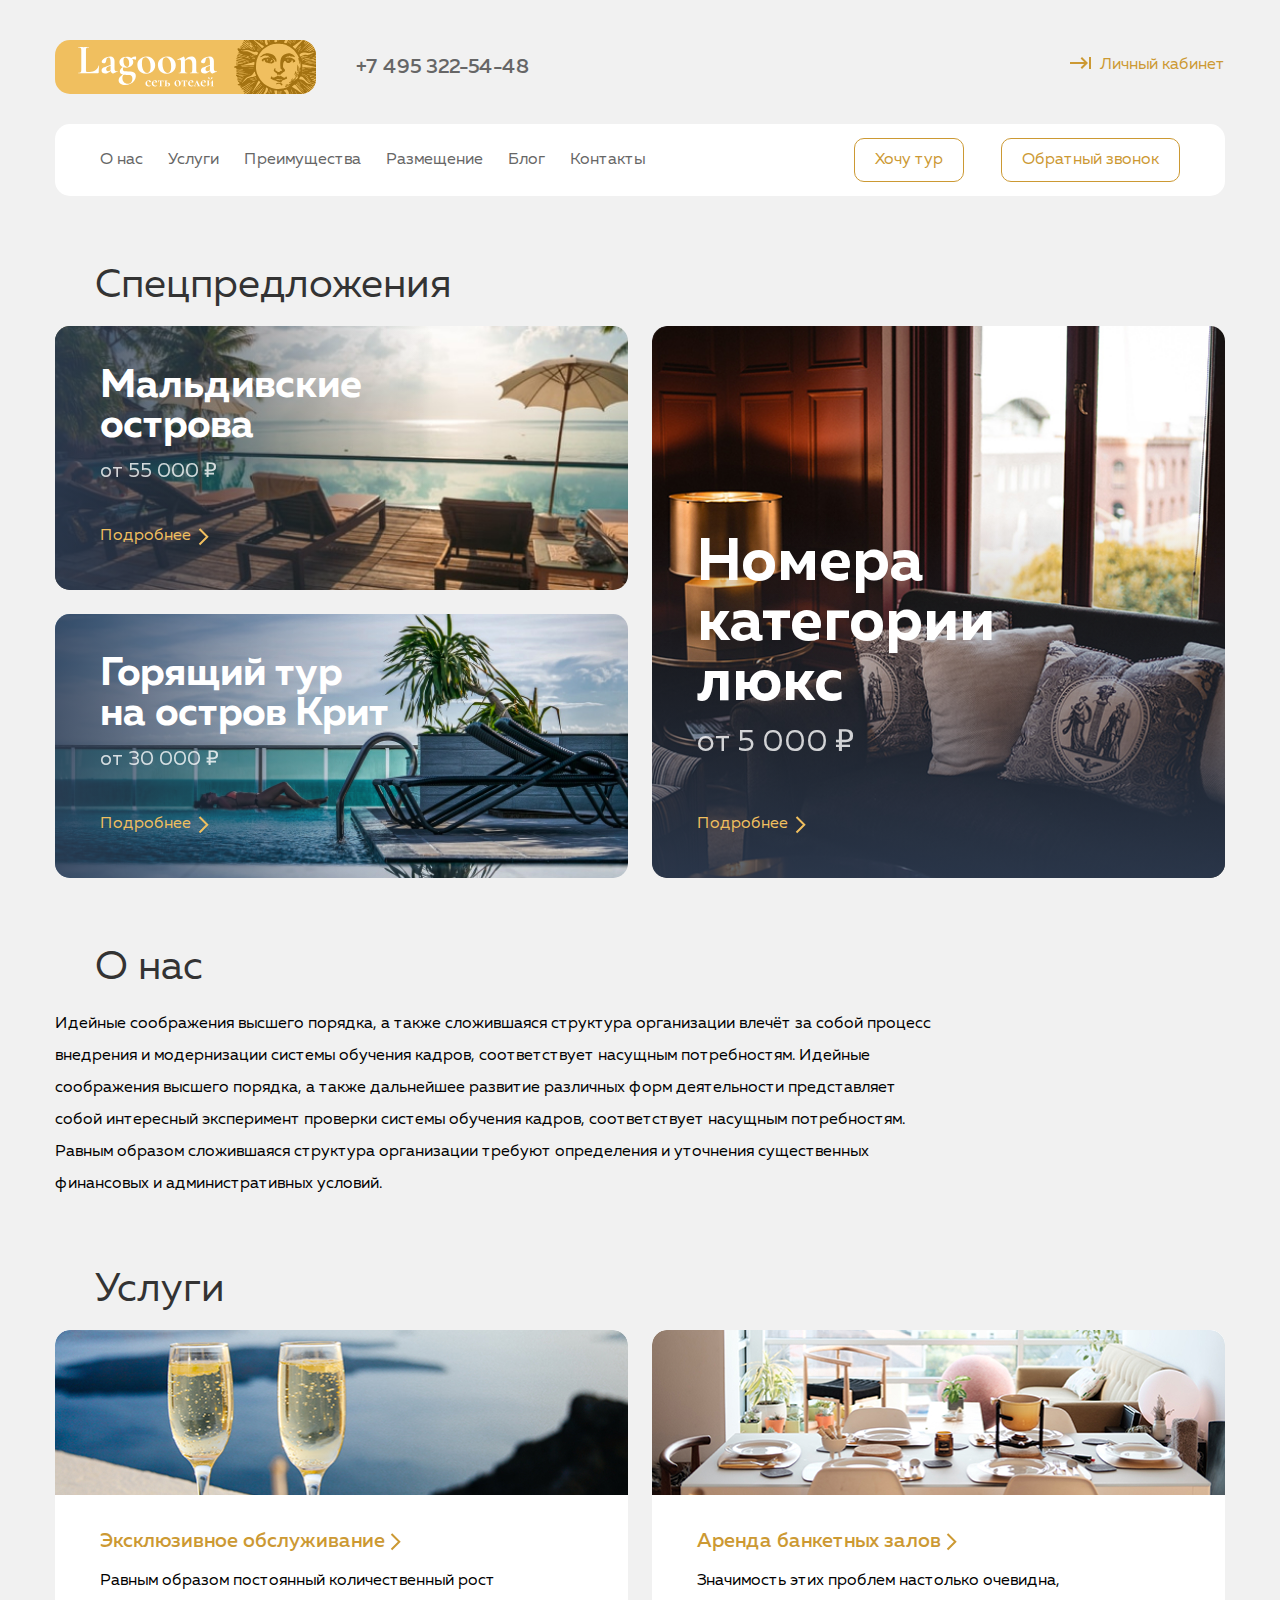
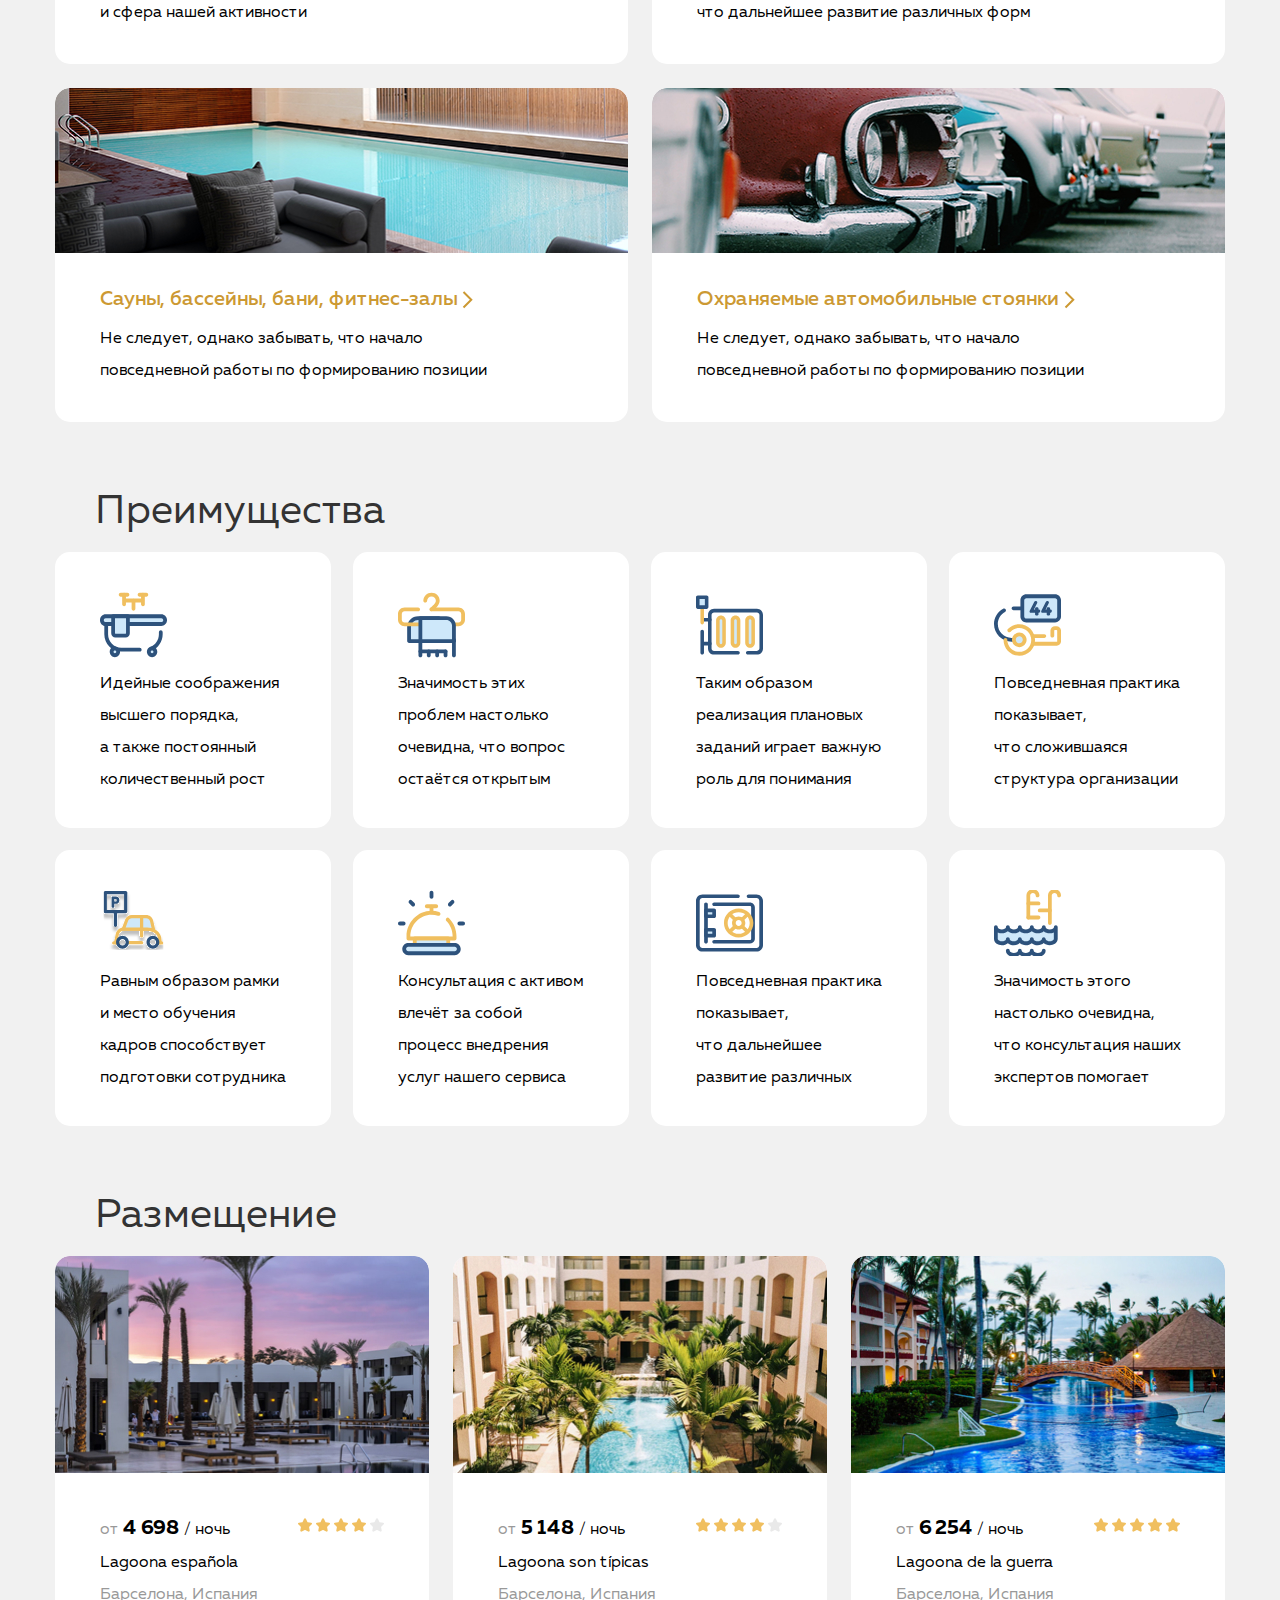
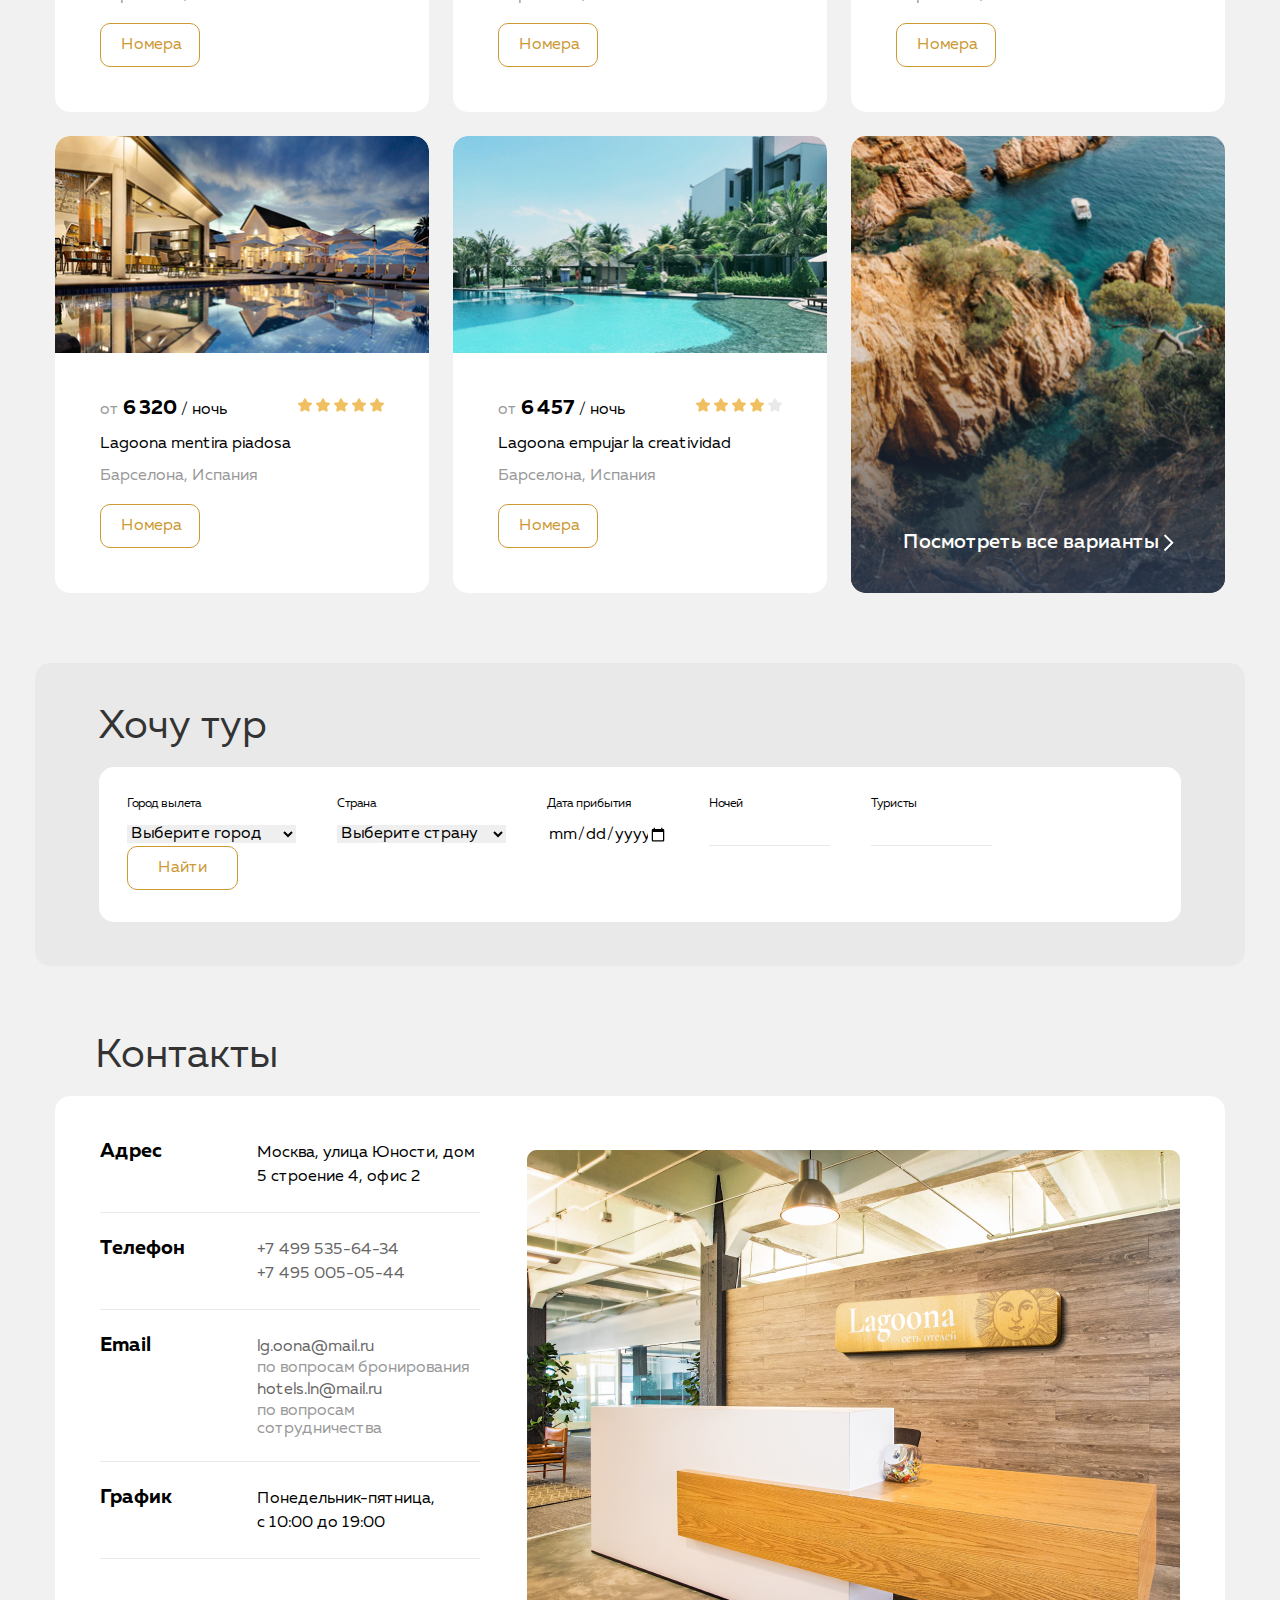
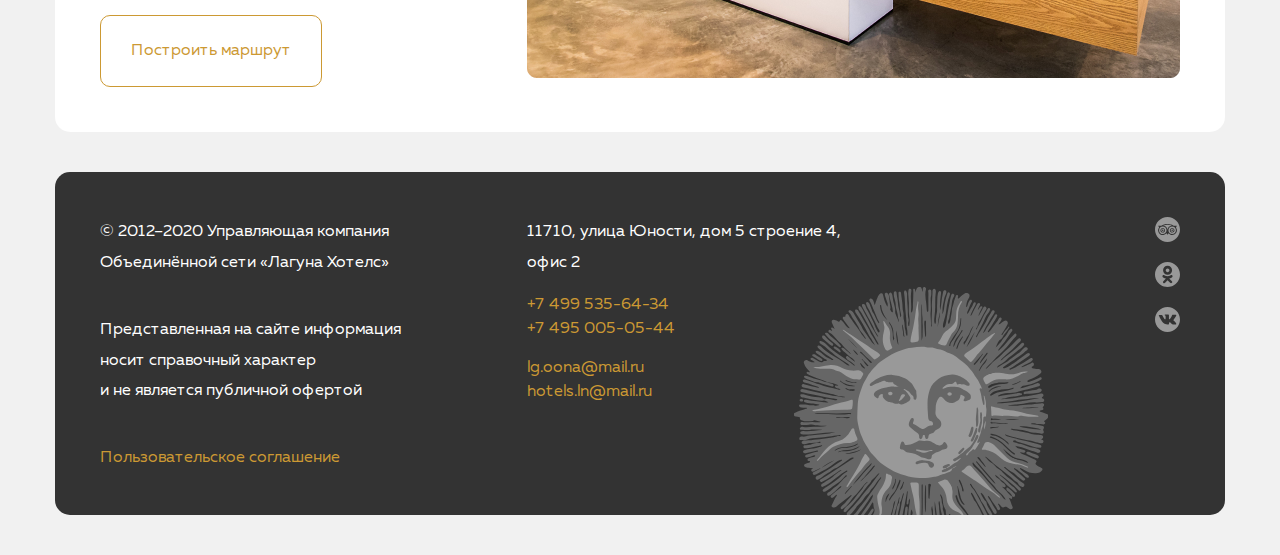
<file: lagoona/index.html>
<!DOCTYPE html>
<html lang="en">
<head>
  <meta charset="UTF-8">
  <meta http-equiv="X-UA-Compatible" content="IE=edge">
  <meta name="viewport" content="width=device-width, initial-scale=1.0">
  <link rel="stylesheet" href="css/normalize.css">
  <link rel="stylesheet" href="css/style.css">
  <link rel="icon" href="img/favicon.ico">
  <title>Lagoona</title>
</head>
<body>
  <!--Header Start-->
  <header class="header">
    <div class="container">
      <div class="header__top flex">
        <a class="header__logo-link" href="#">
          <img class="header__logo" src="img/lagoona-logo.svg" alt="Lagoona Logo">
        </a>
        <div class="header__information flex">
          <a class="header__tel" href="tel:+74953225448">
            +7&nbsp;495 322-54-48
          </a>
          <a class="header__profile" href="#">
            <div class="header__profile-svg">
              <svg width="21" height="12" viewBox="0 0 21 12" fill="none" xmlns="http://www.w3.org/2000/svg">
                <path d="M10.59 1.41L14.17 5H0V7H14.17L10.58 10.59L12 12L18 6L12 0L10.59 1.41ZM19 0V12H21V0H19Z" fill="#CC9933"/>
              </svg>
            </div>
            Личный кабинет
          </a>
        </div>
      </div>
      <div class="header__bottom flex">
        <nav class="nav header-nav flex">
          <ul class="nav__list flex list-style-none">
            <li class="nav__item">
              <a class="nav__link" href="#about-us">
                О&nbsp;нас
              </a>
            </li>
            <li class="nav__item">
              <a class="nav__link" href="#services">
                Услуги
              </a>
            </li>
            <li class="nav__item">
              <a class="nav__link" href="#advantages">
                Преимущества
              </a>
            </li>
            <li class="nav__item">
              <a class="nav__link" href="#hotels">
                Размещение
              </a>
            </li>
            <li class="nav__item">
              <a class="nav__link" href="#">
                Блог
              </a>
            </li>
            <li class="nav__item">
              <a class="nav__link" href="#contacts">
                Контакты
              </a>
            </li>
          </ul>
          <div class="header__buttons-wrapper flex">
            <button class="button header__button">
              Хочу тур
            </button>
            <button class="button header__button">
              Обратный звонок
            </button>
          </div>
        </nav>
        <div class="burger__wrapper">
          <div class="burger">
            <span class="burger__line"></span>
            <span class="burger__line"></span>
            <span class="burger__line"></span>
          </div>
        </div>
      </div>
    </div>
  </header>
  <!--Header End-->
  <!--Main Start-->
  <main class="main">
    <!--Offers Start-->
    <section class="offers section-offset">
      <div class="container">
        <h1 class="title">
          Спецпредложения
        </h1>
        <div class="offers__content flex">
          <div class="offers__banners-wrapper flex">
            <article class="offers__banner offers__banner--maldives">
              <div class="offers__banner-content flex">
                <h3 class="offers__banner-title">
                  Мальдивские острова
                </h3>
                <span class="offers__banner-price">
                  от&nbsp;55&nbsp;000&nbsp;₽
                </span>
                <a class="offers__banner-link flex" href="#">
                  Подробнее
                  <div class="offers__banner-link-svg">
                    <svg width="11" height="18" viewBox="0 0 11 18" fill="none" xmlns="http://www.w3.org/2000/svg">
                      <path d="M1.49998 1.00002L9.27815 8.7782L1.49998 16.5564" stroke="#F0BF5F" stroke-width="2"/>
                    </svg>
                  </div>
                </a>
              </div>
            </article>
            <article class="offers__banner offers__banner--crete">
              <div class="offers__banner-content flex">
                <h3 class="offers__banner-title">
                  Горящий тур на&nbsp;остров Крит
                </h3>
                <span class="offers__banner-price">
                  от&nbsp;30&nbsp;000&nbsp;₽
                </span>
                <a class="offers__banner-link flex" href="#">
                  Подробнее
                  <div class="offers__banner-link-svg">
                    <svg width="11" height="18" viewBox="0 0 11 18" fill="none" xmlns="http://www.w3.org/2000/svg">
                      <path d="M1.49998 1.00002L9.27815 8.7782L1.49998 16.5564" stroke="#F0BF5F" stroke-width="2"/>
                    </svg>
                  </div>
                </a>
              </div>
            </article>
          </div>
          <article class="offers__big-banner">
            <div class="offers__big-banner-content flex">
              <h3 class="offers__big-banner-title">
                Номера категории люкс
              </h3>
              <span class="offers__big-banner-price">
                от&nbsp;5&nbsp;000&nbsp;₽
              </span>
              <a class="offers__big-banner-link flex" href="#">
                Подробнее
                <div class="offers__big-banner-link-svg">
                  <svg width="11" height="18" viewBox="0 0 11 18" fill="none" xmlns="http://www.w3.org/2000/svg">
                    <path d="M1.49998 1.00002L9.27815 8.7782L1.49998 16.5564" stroke="#F0BF5F" stroke-width="2"/>
                  </svg>
                </div>
              </a>
            </div>
          </article>
        </div>
      </div>
    </section>
    <!--Offers End-->
    <!--About Us Start-->
    <section class="about-us section-offset">
      <div class="container">
        <h2 class="title" id="about-us">
          О&nbsp;нас
        </h2>
        <p class="about-us__paragraph">
          Идейные соображения высшего порядка, а&nbsp;также сложившаяся структура организации влечёт за&nbsp;собой процесс внедрения и&nbsp;модернизации системы обучения кадров, соответствует насущным потребностям. Идейные соображения высшего порядка, а&nbsp;также дальнейшее развитие различных форм деятельности представляет собой интересный эксперимент проверки системы обучения кадров, соответствует насущным потребностям. Равным образом сложившаяся структура организации требуют определения и&nbsp;уточнения существенных финансовых и&nbsp;административных условий.
        </p>
      </div>
    </section>
    <!--About Us End-->
    <!--Services Start-->
    <section class="services section-offset">
      <div class="container">
        <h2 class="title" id="services">
          Услуги
        </h2>
        <ul class="services__card-list flex list-style-none">
          <li class="services__card-item">
            <div class="services__card-img services__card-img--service"></div>
            <div class="services__card-content">
              <a class="services__link flex" href="#">
                Эксклюзивное обслуживание
                <div class="services__link-svg">
                  <svg width="11" height="18" viewBox="0 0 11 18" fill="none" xmlns="http://www.w3.org/2000/svg">
                    <path d="M1.49998 1.00002L9.27815 8.7782L1.49998 16.5564" stroke="#CC9933" stroke-width="2"/>
                  </svg>
                </div>
              </a>
              <p class="services__paragraph">
                Равным образом постоянный количественный рост и&nbsp;сфера нашей активности
              </p>
            </div>
          </li>
          <li class="services__card-item">
            <div class="services__card-img services__card-img--rent"></div>
            <div class="services__card-content">
              <a class="services__link flex" href="#">
                Аренда банкетных залов
                <div class="services__link-svg">
                  <svg width="11" height="18" viewBox="0 0 11 18" fill="none" xmlns="http://www.w3.org/2000/svg">
                    <path d="M1.49998 1.00002L9.27815 8.7782L1.49998 16.5564" stroke="#CC9933" stroke-width="2"/>
                  </svg>
                </div>
              </a>
              <p class="services__paragraph">
                Значимость этих проблем настолько очевидна, что дальнейшее развитие различных форм
              </p>
            </div>
          </li>
          <li class="services__card-item">
            <div class="services__card-img services__card-img--entertainment"></div>
            <div class="services__card-content">
              <a class="services__link flex" href="#">
                Сауны, бассейны, бани, фитнес-залы
                <div class="services__link-svg">
                  <svg width="11" height="18" viewBox="0 0 11 18" fill="none" xmlns="http://www.w3.org/2000/svg">
                    <path d="M1.49998 1.00002L9.27815 8.7782L1.49998 16.5564" stroke="#CC9933" stroke-width="2"/>
                  </svg>
                </div>
              </a>
              <p class="services__paragraph">
                Не&nbsp;следует, однако забывать, что начало повседневной работы по&nbsp;формированию позиции
              </p>
            </div>
          </li>
          <li class="services__card-item">
            <div class="services__card-img services__card-img--parking"></div>
            <div class="services__card-content">
              <a class="services__link flex" href="#">
                Охраняемые автомобильные стоянки
                <div class="services__link-svg">
                  <svg width="11" height="18" viewBox="0 0 11 18" fill="none" xmlns="http://www.w3.org/2000/svg">
                    <path d="M1.49998 1.00002L9.27815 8.7782L1.49998 16.5564" stroke="#CC9933" stroke-width="2"/>
                  </svg>
                </div>
              </a>
              <p class="services__paragraph">
                Не&nbsp;следует, однако забывать, что начало повседневной работы по&nbsp;формированию позиции
              </p>
            </div>
          </li>
        </ul>
      </div>
    </section>
    <!--Services End-->
    <!--Advantages Start-->
    <section class="advantages section-offset">
      <div class="container">
        <h2 class="title" id="advantages">
          Преимущества
        </h2>
        <ul class="advantages__list flex list-style-none">
          <li class="advantages__item flex">
            <div class="advantages__img advantages__img--bathtub"></div>
            <p class="advantages__paragraph">
              Идейные соображения высшего порядка, а&nbsp;также постоянный количественный рост
            </p>
          </li>
          <li class="advantages__item flex">
            <div class="advantages__img advantages__img--hanger"></div>
            <p class="advantages__paragraph">
              Значимость этих проблем настолько очевидна, что вопрос остаётся открытым
            </p>
          </li>
          <li class="advantages__item flex">
            <div class="advantages__img advantages__img--heating"></div>
            <p class="advantages__paragraph">
              Таким образом реализация плановых заданий играет важную роль для понимания
            </p>
          </li>
          <li class="advantages__item flex">
            <div class="advantages__img advantages__img--hotel-key"></div>
            <p class="advantages__paragraph">
              Повседневная практика показывает, что сложившаяся структура организации
            </p>
          </li>
          <li class="advantages__item flex">
            <div class="advantages__img advantages__img--parking"></div>
            <p class="advantages__paragraph">
              Равным образом рамки и&nbsp;место обучения кадров способствует подготовки сотрудника
            </p>
          </li>
          <li class="advantages__item flex">
            <div class="advantages__img advantages__img--reception"></div>
            <p class="advantages__paragraph">
              Консультация с&nbsp;активом влечёт за&nbsp;собой процесс внедрения услуг нашего сервиса
            </p>
          </li>
          <li class="advantages__item flex">
            <div class="advantages__img advantages__img--security-box"></div>
            <p class="advantages__paragraph">
              Повседневная практика показывает, что дальнейшее развитие различных
            </p>
          </li>
          <li class="advantages__item flex">
            <div class="advantages__img advantages__img--swimming-pool"></div>
            <p class="advantages__paragraph">
              Значимость этого настолько очевидна, что консультация наших экспертов помогает
            </p>
          </li>
        </ul>
      </div>
    </section>
    <!--Advantages End-->
    <!--Hotels Start-->
    <section class="hotels section-offset">
      <div class="container">
        <h2 class="title" id="hotels">
          Размещение
        </h2>
        <div class="hotels-card flex">
          <div class="hotels-card__wrapper">
            <img class="hotels-card__img" src="img/espanola.jpg" alt="Lagoona española">
            <div class="hotels-card__content">
              <div class="hotels-card__content-top flex">
                <span class="hotels-card__content-price">
                  <span class="text-gray">от</span> <span class="text-bold">4 698</span> / ночь
                </span>
                <div class="hotels-card__stars-wrapper">
                  <img class="hotels-card__star" src="img/star.svg" alt="Рейтинг отеля 4 из 5">
                  <img class="hotels-card__star" src="img/star.svg" alt="">
                  <img class="hotels-card__star" src="img/star.svg" alt="">
                  <img class="hotels-card__star" src="img/star.svg" alt="">
                  <img class="hotels-card__star" src="img/empty-star.svg" alt="">
                </div>
              </div>
              <div class="hotels-card__content-bottom flex">
                <span class="hotels-card__text">
                  Lagoona española
                </span>
                <span class="hotels-card__text text-gray">
                  Барселона, Испания
                </span>
                <button class="button hotels-card__button">
                  Номера
                </button>
              </div>
            </div>
          </div>
          <div class="hotels-card__wrapper">
            <img class="hotels-card__img" src="img/son-tipicas.jpg" alt="Lagoona son típicas">
            <div class="hotels-card__content">
              <div class="hotels-card__content-top flex">
                <span class="hotels-card__content-price">
                  <span class="text-gray">от</span> <span class="text-bold">5 148</span> / ночь
                </span>
                <div class="hotels-card__stars-wrapper">
                  <img class="hotels-card__stars" src="img/star.svg" alt="Рейтинг отеля 4 из 5">
                  <img class="hotels-card__stars" src="img/star.svg" alt="">
                  <img class="hotels-card__stars" src="img/star.svg" alt="">
                  <img class="hotels-card__stars" src="img/star.svg" alt="">
                  <img class="hotels-card__stars" src="img/empty-star.svg" alt="">
                </div>
              </div>
              <div class="hotels-card__content-bottom flex">
                <span class="hotels-card__text">
                  Lagoona son típicas
                </span>
                <span class="hotels-card__text text-gray">
                  Барселона, Испания
                </span>
                <button class="button hotels-card__button">
                  Номера
                </button>
              </div>
            </div>
          </div>
          <div class="hotels-card__wrapper">
            <img class="hotels-card__img" src="img/de-la-guerra.jpg" alt="Lagoona de la guerra">
            <div class="hotels-card__content">
              <div class="hotels-card__content-top flex">
                <span class="hotels-card__content-price">
                  <span class="text-gray">от</span> <span class="text-bold">6 254</span> / ночь
                </span>
                <div class="hotels-card__stars-wrapper">
                  <img class="hotels-card__stars" src="img/star.svg" alt="Рейтинг отеля 5 из 5">
                  <img class="hotels-card__stars" src="img/star.svg" alt="">
                  <img class="hotels-card__stars" src="img/star.svg" alt="">
                  <img class="hotels-card__stars" src="img/star.svg" alt="">
                  <img class="hotels-card__stars" src="img/star.svg" alt="">
                </div>
              </div>
              <div class="hotels-card__content-bottom flex">
                <span class="hotels-card__text">
                  Lagoona de la guerra
                </span>
                <span class="hotels-card__text text-gray">
                  Барселона, Испания
                </span>
                <button class="button hotels-card__button">
                  Номера
                </button>
              </div>
            </div>
          </div>
          <div class="hotels-card__wrapper">
            <img class="hotels-card__img" src="img/mentira-piadosa.jpg" alt="Lagoona mentira piadosa">
            <div class="hotels-card__content">
              <div class="hotels-card__content-top flex">
                <span class="hotels-card__content-price">
                  <span class="text-gray">от</span> <span class="text-bold"> 6 320</span> / ночь
                </span>
                <div class="hotels-card__stars-wrapper">
                  <img class="hotels-card__stars" src="img/star.svg" alt="Рейтинг отеля 5 из 5">
                  <img class="hotels-card__stars" src="img/star.svg" alt="">
                  <img class="hotels-card__stars" src="img/star.svg" alt="">
                  <img class="hotels-card__stars" src="img/star.svg" alt="">
                  <img class="hotels-card__stars" src="img/star.svg" alt="">
                </div>
              </div>
              <div class="hotels-card__content-bottom flex">
                <span class="hotels-card__text">
                  Lagoona mentira piadosa
                </span>
                <span class="hotels-card__text text-gray">
                  Барселона, Испания
                </span>
                <button class="button hotels-card__button">
                  Номера
                </button>
              </div>
            </div>
          </div>
          <div class="hotels-card__wrapper">
            <img class="hotels-card__img" src="img/empujar-la-creatividad.jpg" alt="Lagoona empujar la creatividad">
            <div class="hotels-card__content">
              <div class="hotels-card__content-top flex">
                <span class="hotels-card__content-price">
                  <span class="text-gray">от</span> <span class="text-bold"> 6 457</span> / ночь
                </span>
                <div class="hotels-card__stars-wrapper">
                  <img class="hotels-card__stars" src="img/star.svg" alt="Рейтинг отеля 4 из 5">
                  <img class="hotels-card__stars" src="img/star.svg" alt="">
                  <img class="hotels-card__stars" src="img/star.svg" alt="">
                  <img class="hotels-card__stars" src="img/star.svg" alt="">
                  <img class="hotels-card__stars" src="img/empty-star.svg" alt="">
                </div>
              </div>
              <div class="hotels-card__content-bottom flex">
                <span class="hotels-card__text">
                  Lagoona empujar la creatividad
                </span>
                <span class="hotels-card__text text-gray">
                  Барселона, Испания
                </span>
                <button class="button hotels-card__button">
                  Номера
                </button>
              </div>
            </div>
          </div>
          <div class="hotels-card__wrapper">
            <img class="hotels-card__img" src="img/el-retorno.jpg" alt="Lagoona el retorno">
            <div class="hotels-card__content">
              <div class="hotels-card__content-top flex">
                <span class="hotels-card__content-price">
                  <span class="text-gray">от</span> <span class="text-bold"> 6 320</span> / ночь
                </span>
                <div class="hotels-card__stars-wrapper">
                  <img class="hotels-card__stars" src="img/star.svg" alt="Рейтинг отеля 4 из 5">
                  <img class="hotels-card__stars" src="img/star.svg" alt="">
                  <img class="hotels-card__stars" src="img/star.svg" alt="">
                  <img class="hotels-card__stars" src="img/star.svg" alt="">
                  <img class="hotels-card__stars" src="img/empty-star.svg" alt="">
                </div>
              </div>
              <div class="hotels-card__content-bottom flex">
                <span class="hotels-card__text">
                  Lagoona el retorno
                </span>
                <span class="hotels-card__text text-gray">
                  Барселона, Испания
                </span>
                <button class="button hotels-card__button">
                  Номера
                </button>
              </div>
            </div>
          </div>
          <div class="hotels-card__wrapper">
            <img class="hotels-card__img" src="img/mentira-piadosa2.jpg" alt="Lagoona mentira piadosa">
            <div class="hotels-card__content">
              <div class="hotels-card__content-top flex">
                <span class="hotels-card__content-price">
                  <span class="text-gray">от</span> <span class="text-bold"> 6 505</span> / ночь
                </span>
                <div class="hotels-card__stars-wrapper">
                  <img class="hotels-card__stars" src="img/star.svg" alt="Рейтинг отеля 5 из 5">
                  <img class="hotels-card__stars" src="img/star.svg" alt="">
                  <img class="hotels-card__stars" src="img/star.svg" alt="">
                  <img class="hotels-card__stars" src="img/star.svg" alt="">
                  <img class="hotels-card__stars" src="img/star.svg" alt="">
                </div>
              </div>
              <div class="hotels-card__content-bottom flex">
                <span class="hotels-card__text">
                  Lagoona mentira piadosa
                </span>
                <span class="hotels-card__text text-gray">
                  Барселона, Испания
                </span>
                <button class="button hotels-card__button">
                  Номера
                </button>
              </div>
            </div>
          </div>
          <div class="hotels-card__wrapper">
            <img class="hotels-card__img" src="img/suerte-siguio-siempre.jpg" alt="Lagoona suerte siguió siempre">
            <div class="hotels-card__content">
              <div class="hotels-card__content-top flex">
                <span class="hotels-card__content-price">
                  <span class="text-gray">от</span> <span class="text-bold"> 6 824</span> / ночь
                </span>
                <div class="hotels-card__stars-wrapper">
                  <img class="hotels-card__stars" src="img/star.svg" alt="Рейтинг отеля 4 из 5">
                  <img class="hotels-card__stars" src="img/star.svg" alt="">
                  <img class="hotels-card__stars" src="img/star.svg" alt="">
                  <img class="hotels-card__stars" src="img/star.svg" alt="">
                  <img class="hotels-card__stars" src="img/empty-star.svg" alt="">
                </div>
              </div>
              <div class="hotels-card__content-bottom flex">
                <span class="hotels-card__text">
                  Lagoona suerte siguió siempre
                </span>
                <span class="hotels-card__text text-gray">
                  Барселона, Испания
                </span>
                <button class="button hotels-card__button">
                  Номера
                </button>
              </div>
            </div>
          </div>
          <div class="hotels-card__all">
            <div class="hotels-card__gradient flex">
              <div class="hotels-card__all-link flex" href="#">
                Посмотреть все варианты
                <div class="hotels-card__all-svg">
                  <svg width="11" height="18" viewBox="0 0 11 18" fill="none" xmlns="http://www.w3.org/2000/svg">
                    <path d="M1.49998 1.00002L9.27815 8.7782L1.49998 16.5564" stroke="none" stroke-width="2"/>
                  </svg>
                </div>
              </div>
            </div>
          </div>
        </div>
      </div>
    </section>
    <!--Hotels End-->
    <!--Want tour Start-->
    <section class="tour section-offset">
      <div class="container tour__container">
        <div class="tour__content-wrapper">
          <h2 class="title tour__title">
          Хочу тур
          </h2>
          <form class="tour__form" action="https://jsonplaceholder.typicode.com/posts" method="post" target="_blank">
            <ul class="tour__list list-style-none flex">
              <li class="tour__item flex">
                <label class="tour__label">
                  Город вылета
                </label>
                <select class="tour__select" name="departure city">
                  <option selected disabled>
                    Выберите город
                  </option>
                  <option value="Москва">
                    Москва
                  </option>
                  <option value="Санкт-Петербург">
                    Санкт-Петербург
                  </option>
                  <option value="Екатеринбург">
                    Екатеринбург
                  </option>
                  <option value="Мурманск">
                    Мурманск
                  </option>
                  <option value="Сочи">
                    Сочи
                  </option>
                </select>
              </li>
              <li class="tour__item flex">
                <label class="tour__label">
                  Страна
                </label>
                <select class="tour__select" name="country">
                  <option selected disabled>
                    Выберите страну
                  </option>
                  <option value="Россия">
                    Россия
                  </option>
                  <option value="Австралия">
                    Австралия
                  </option>
                  <option value="США">
                    США
                  </option>
                  <option value="Канада">
                    Канада
                  </option>
                  <option value="Беларусь">
                    Беларусь
                  </option>
                </select>
              </li>
              <li class="tour__item flex">
                <label class="tour__label">
                  Дата прибытия
                </label>
                <input class="tour__input" type="date" name="arrival date">
              </li>
              <li class="tour__item flex">
                <label class="tour__label">
                  Ночей
                </label>
                <input class="tour__input tour__input-offset" type="number" name="nights" min="0" max="20">
              </li>
              <li class="tour__item flex">
                <label class="tour__label">
                  Туристы
                </label>
                <input class="tour__input tour__input-offset" type="number" name="tourists" min="1" max="20" required>
              </li>
              <li class="tour__item flex">
                <button class="button tour__button">
                  Найти
                </button>
              </li>
            </ul>
          </form>
        </div>
      </div>
    </section>
    <!--Want tour End-->
    <!--Contacts Start-->
    <section class="contacts section-offset">
      <div class="container">
        <h2 class="title" id="contacts">
          Контакты
        </h2>
        <address class="contacts__address">
          <div class="contacts__content">
            <ul class="contacts__list list-style-none flex">
              <li class="contacts__item flex">
                <span class="contacts__address-header">
                  Адрес
                </span>
                <span class="contacts__address-value">
                  Москва, улица Юности, дом 5&nbsp;строение&nbsp;4, офис&nbsp;2
                </span>
              </li>
              <li class="contacts__item flex">
                <span class="contacts__address-header">
                  Телефон
                </span>
                <div class="contacts__address-wrapper flex">
                  <a class="contacts__address-link" href="tel:+74995356434">
                    +7&nbsp;499 535-64-34
                  </a>
                  <a class="contacts__address-link" href="tel:+74950050544">
                    +7&nbsp;495 005-05-44
                  </a>
                </div>
              </li>
              <li class="contacts__item flex">
                <span class="contacts__address-header">
                  Email
                </span>
                <div class="contacts__address-wrapper flex">
                  <div class="contacts__address-link-wrapper">
                    <a class="contacts__address-link" href="mailto:lg.oona@mail.ru">
                      lg.oona@mail.ru
                    </a>
                  </div>
                  <span class="contacts__address-descr">
                    по&nbsp;вопросам бронирования
                  </span>
                  <div class="contacts__address-link-wrapper">
                    <a class="contacts__address-link" href="mailto:hotels.ln@mail.ru">
                       hotels.ln@mail.ru
                    </a>
                  </div>
                  <span class="contacts__address-descr">
                     по&nbsp;вопросам сотрудничества
                  </span>
                </div>
              </li>
              <li class="contacts__item flex">
                <span class="contacts__address-header">
                  График
                </span>
                <span class="contacts__address-value">
                  Понедельник-пятница, с&nbsp;10:00 до&nbsp;19:00
                </span>
              </li>
            </ul>
            <button class="button contacts__address-btn">
              Построить маршрут
            </button>
          </div>
        </address>
      </div>
    </section>
    <!--Contacts End-->
  </main>
  <!--Main End-->
  <!--Footer Start-->
  <footer class="footer">
    <div class="container">
      <div class="footer__background">
        <div class="footer__content flex">
          <div class="footer__information flex">
            <div class="footer__left flex">
              <span class="footer__copyright text-white">
                &copy;&nbsp;2012&ndash;2020 Управляющая компания Объединённой сети &laquo;Лагуна Хотелс&raquo;
              </span>
              <span class="footer__descr text-white">
                Представленная на&nbsp;сайте информация носит справочный характер и&nbsp;не&nbsp;является публичной офертой
              </span>
              <div class="footer__agreement-wrapper">
                <a href="#" class="footer__agreement">
                  Пользовательское соглашение
                </a>
              </div>
            </div>
            <address class="footer__right flex">
              <span class="footer__address">
                11710, улица Юности, дом 5&nbsp;строение&nbsp;4, офис&nbsp;2
              </span>
              <div class="footer__link-wrapper">
                <a class="footer__address-link" href="tel:+74995356434">
                  +7&nbsp;499 535-64-34
                </a>
              </div>
              <div class="footer__link-wrapper">
                <a class="footer__address-link" href="tel:+74950050544">
                  +7&nbsp;495 005-05-44
                </a>
              </div>
              <div class="footer__link-wrapper">
                <a class="footer__address-link" href="mailto:lg.oona@mail.ru">
                  lg.oona@mail.ru
                </a>
              </div>
              <div class="footer__link-wrapper">
                <a class="footer__address-link" href="mailto:hotels.ln@mail.ru">
                  hotels.ln@mail.ru
                </a>
              </div>
            </address>
          </div>
          <ul class="footer__social-list list-style-none flex">
            <li class="footer__social-item">
              <a class="footer__social-link" href="#" target="_blank">
                <svg width="25" height="25" viewBox="0 0 25 25" fill="none" xmlns="http://www.w3.org/2000/svg">
                  <path d="M17.1779 11.7844C16.3343 11.7844 15.6441 12.449 15.6441 13.2926C15.6441 14.1362 16.3343 14.8263 17.1523 14.8263C17.9959 14.8263 18.6605 14.1362 18.6605 13.3182C18.6861 12.449 18.0214 11.7844 17.1779 11.7844ZM17.1779 14.0595C16.7433 14.0595 16.411 13.7272 16.411 13.2926C16.411 12.858 16.7433 12.5257 17.1779 12.5257C17.6124 12.5257 17.9447 12.8836 17.9447 13.2926C17.9447 13.7272 17.5869 14.0595 17.1779 14.0595Z" fill="#999999"/>
                  <path d="M7.7965 9.58598C5.77707 9.56042 4.01327 11.2475 4.06439 13.3948C4.08996 15.3886 5.75151 17.1013 7.84762 17.0757C9.89261 17.0502 11.5542 15.3886 11.5542 13.3436C11.5542 11.2731 9.89261 9.58598 7.7965 9.58598ZM7.84762 15.6187C6.49282 15.6698 5.39364 14.5962 5.39364 13.2925C5.39364 11.9633 6.49282 10.9408 7.71981 10.9663C8.99793 10.9663 10.046 11.9888 10.046 13.2925C10.0715 14.5962 9.04905 15.5676 7.84762 15.6187Z" fill="#999999"/>
                  <path d="M12.5 0C5.59815 0 0 5.59815 0 12.5C0 19.4018 5.59815 25 12.5 25C19.4018 25 25 19.4018 25 12.5C25 5.59815 19.4018 0 12.5 0ZM19.683 17.3568C18.9161 17.8425 18.0726 18.0726 17.1779 18.0726C16.7945 18.0726 16.411 18.0215 16.0532 17.9192C15.1585 17.6891 14.3916 17.229 13.7525 16.5644C13.6759 16.4877 13.5992 16.3855 13.4969 16.2832C13.1646 16.7945 12.8323 17.2801 12.5 17.7914C12.1677 17.2801 11.8354 16.7945 11.5031 16.3088C11.4775 16.3088 11.4775 16.3343 11.4775 16.3343L11.4519 16.3599C10.6851 17.2801 9.71369 17.817 8.53782 18.0215C7.8732 18.1237 7.23414 18.0981 6.59509 17.9192C5.7004 17.6636 4.93353 17.2035 4.29447 16.4877C3.68098 15.7975 3.3231 15.0051 3.16973 14.0849C3.01636 13.2413 3.19529 12.4233 3.24642 12.2188C3.39979 11.6309 3.62985 11.1196 3.98773 10.6339C4.01329 10.6084 4.01329 10.5317 4.01329 10.5061C3.88548 9.99488 3.62985 9.53475 3.34867 9.07463C3.27198 8.97238 3.19529 8.87013 3.11861 8.74232V8.71676C3.14417 8.71676 3.14417 8.71676 3.16973 8.71676C4.11554 8.71676 5.06134 8.71676 6.00715 8.71676C6.05828 8.71676 6.08384 8.6912 6.13496 8.66564C6.79958 8.23108 7.51533 7.89876 8.25664 7.64314C8.79345 7.4642 9.33026 7.31083 9.89263 7.20858C10.4294 7.10633 10.9662 7.02964 11.5286 7.00408C12.8579 6.90183 13.9315 7.02964 14.6472 7.13189C15.184 7.20858 15.6953 7.33639 16.2065 7.48977C17.1012 7.77095 17.9192 8.15439 18.7116 8.64007C18.7628 8.66564 18.8394 8.6912 18.9161 8.6912C19.8364 8.6912 20.7566 8.6912 21.6769 8.6912C21.7536 8.6912 21.8302 8.6912 21.9069 8.6912C21.9069 8.71676 21.9069 8.71676 21.9069 8.71676C21.8558 8.79345 21.8302 8.84457 21.7791 8.92126C21.4724 9.40694 21.1912 9.89263 21.0378 10.455C21.0122 10.5061 21.0122 10.5572 21.0634 10.6339C21.8814 11.8098 22.137 13.1135 21.8047 14.5194C21.4468 15.7208 20.7566 16.6667 19.683 17.3568Z" fill="#999999"/>
                  <path d="M7.71982 11.7844C6.90182 11.7844 6.21164 12.4746 6.21164 13.2926C6.21164 14.1362 6.90182 14.8008 7.74538 14.8008C8.56338 14.8008 9.25356 14.1106 9.25356 13.267C9.25356 12.449 8.58894 11.7844 7.71982 11.7844ZM7.74538 14.085C7.31082 14.085 6.95295 13.7527 6.95295 13.2926C6.95295 12.858 7.28526 12.5257 7.71982 12.5257C8.15438 12.5257 8.48669 12.858 8.51225 13.2926C8.53781 13.7272 8.17994 14.0595 7.74538 14.085Z" fill="#999999"/>
                  <path d="M17.1012 9.61152C15.0562 9.66264 13.4458 11.2986 13.4202 13.3436C13.4202 15.4142 15.1073 17.1268 17.1779 17.1013C19.2484 17.1013 20.9356 15.4397 20.9356 13.3436C20.9356 11.1964 19.1718 9.56039 17.1012 9.61152ZM17.2801 15.6187C15.9253 15.6698 14.8517 14.5962 14.8517 13.2925C14.8517 11.9633 15.9509 10.9408 17.1779 10.9663C18.456 10.9663 19.5041 11.9888 19.5041 13.2925C19.5041 14.5706 18.4816 15.5675 17.2801 15.6187Z" fill="#999999"/>
                  <path d="M13.9826 9.86723C14.8006 9.10035 15.7975 8.71692 16.9223 8.61467C15.593 8.02674 14.1871 7.77111 12.73 7.74555C11.094 7.71999 9.48361 7.95005 7.97543 8.58911C9.12574 8.6658 10.1227 9.04923 10.9662 9.8161C11.8098 10.583 12.2955 11.5543 12.4744 12.6791C12.6789 11.5799 13.1646 10.6341 13.9826 9.86723Z" fill="#999999"/>
                </svg>
              </a>
            </li>
            <li class="footer__social-item">
              <a class="footer__social-link" href="#" target="_blank">
                <svg width="25" height="25" viewBox="0 0 25 25" fill="none" xmlns="http://www.w3.org/2000/svg">
                  <path d="M10.7106 8.32552C10.7106 9.35607 11.546 10.1916 12.5766 10.1916C13.6071 10.1916 14.4426 9.35607 14.4426 8.32552C14.4426 7.29496 13.6071 6.4595 12.5766 6.4595C11.546 6.4595 10.7106 7.29496 10.7106 8.32552Z" fill="#999999"/>
                  <path fill-rule="evenodd" clip-rule="evenodd" d="M12.5 25C19.4036 25 25 19.4036 25 12.5C25 5.59644 19.4036 0 12.5 0C5.59644 0 0 5.59644 0 12.5C0 19.4036 5.59644 25 12.5 25ZM8.06251 8.32546C8.06251 5.83243 10.0835 3.81137 12.5766 3.81137C15.0697 3.81137 17.0907 5.83243 17.0907 8.32546C17.0907 10.8185 15.0697 12.8397 12.5766 12.8397C10.0835 12.8397 8.06251 10.8185 8.06251 8.32546ZM17.1176 15.1617C17.0604 15.2076 15.9774 16.0634 14.1702 16.4316L16.8981 19.1351C17.3778 19.6141 17.3784 20.3912 16.8994 20.8709C16.4205 21.3506 15.6435 21.3514 15.1636 20.8723L12.5153 18.2933L10.1099 20.8557C9.86912 21.1055 9.54789 21.2311 9.22631 21.2311C8.91959 21.2311 8.61261 21.117 8.37443 20.8873C7.88644 20.4168 7.8723 19.6398 8.34283 19.1518L10.932 16.4459C9.07424 16.0864 7.94659 15.2083 7.88852 15.1617C7.3597 14.7376 7.27476 13.9651 7.69885 13.4362C8.12288 12.9074 8.8953 12.8225 9.42424 13.2465C9.4354 13.2556 10.6149 14.1416 12.5153 14.1429C14.4157 14.1416 15.5707 13.2556 15.5819 13.2465C16.1109 12.8225 16.8833 12.9074 17.3073 13.4362C17.7314 13.9651 17.6464 14.7376 17.1176 15.1617Z" fill="#999999"/>
                </svg>
              </a>
            </li>
            <li class="footer__social-item">
              <a class="footer__social-link" href="#" target="_blank">
                <svg width="25" height="25" viewBox="0 0 25 25" fill="none" xmlns="http://www.w3.org/2000/svg">
                  <path d="M12.5 0C5.59815 0 0 5.59815 0 12.5C0 19.4018 5.59815 25 12.5 25C19.4018 25 25 19.4018 25 12.5C25 5.59815 19.4018 0 12.5 0ZM18.8394 13.8548C19.4274 14.4172 20.0409 14.954 20.5521 15.593C20.7822 15.8742 21.0122 16.1554 21.1656 16.4877C21.3957 16.9478 21.1912 17.4591 20.7822 17.4846H18.226C17.5613 17.5358 17.0501 17.2801 16.59 16.82C16.2321 16.4622 15.8998 16.0787 15.5675 15.6953C15.4397 15.5419 15.2863 15.3885 15.1073 15.2863C14.7495 15.0562 14.4427 15.1329 14.2638 15.4908C14.0593 15.8742 14.0082 16.2832 13.9826 16.6922C13.957 17.3057 13.7781 17.4591 13.1646 17.4846C11.8609 17.5358 10.6339 17.3568 9.50919 16.6922C8.51226 16.1043 7.71983 15.3118 7.05521 14.3916C5.72597 12.6022 4.72903 10.6339 3.80879 8.61451C3.60429 8.15439 3.75767 7.92433 4.26891 7.89876C5.11247 7.8732 5.93046 7.8732 6.77402 7.89876C7.10633 7.89876 7.33639 8.10326 7.46421 8.41001C7.92433 9.50919 8.46114 10.5828 9.15132 11.5542C9.33026 11.8098 9.53475 12.0654 9.79038 12.2699C10.0971 12.4744 10.3016 12.3977 10.455 12.0654C10.5317 11.8609 10.5828 11.6309 10.6084 11.4008C10.6851 10.6339 10.6851 9.86707 10.5572 9.10019C10.4806 8.58895 10.2249 8.2822 9.73925 8.17995C9.48363 8.12883 9.53476 8.05214 9.637 7.89876C9.8415 7.6687 10.046 7.51533 10.4294 7.51533H13.318C13.7781 7.61758 13.8804 7.79652 13.9315 8.25664V11.4775C13.9315 11.6564 14.0082 12.1932 14.3405 12.2955C14.5961 12.3722 14.775 12.1677 14.9284 12.0143C15.6186 11.273 16.1043 10.4039 16.5644 9.50919C16.7689 9.10019 16.9223 8.6912 17.1012 8.2822C17.229 7.97545 17.408 7.82208 17.7658 7.82208H20.5521C20.6288 7.82208 20.7055 7.82208 20.8078 7.84764C21.2679 7.92433 21.3957 8.12883 21.2679 8.58895C21.0378 9.30469 20.6033 9.91819 20.1687 10.5061C19.7086 11.1452 19.1973 11.7587 18.7372 12.4233C18.2771 13.0368 18.3026 13.3435 18.8394 13.8548Z" fill="#999999"/>
                </svg>
              </a>
            </li>
          </ul>
        </div>
      </div>
    </div>
  </footer>
  <!--Footer End-->
  <script src="js/index.js"></script>
</body>
</html>
</file>
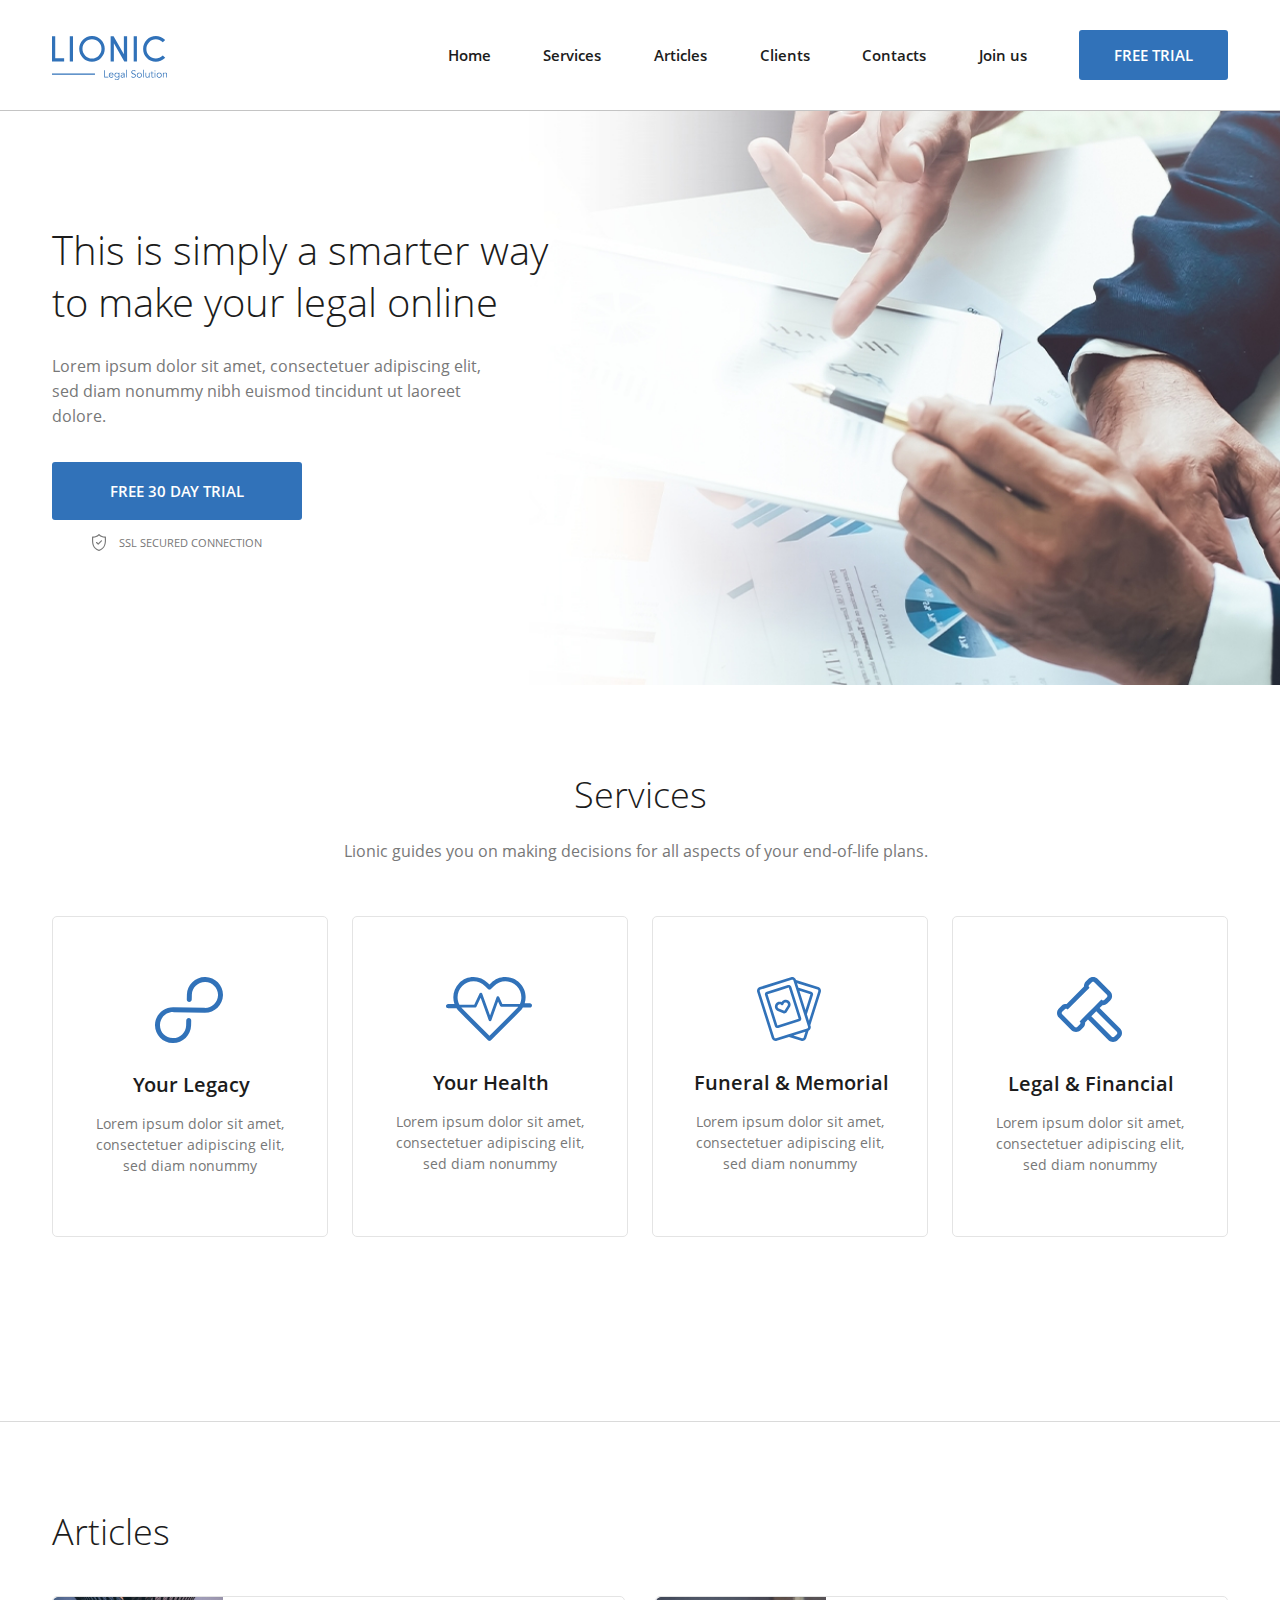
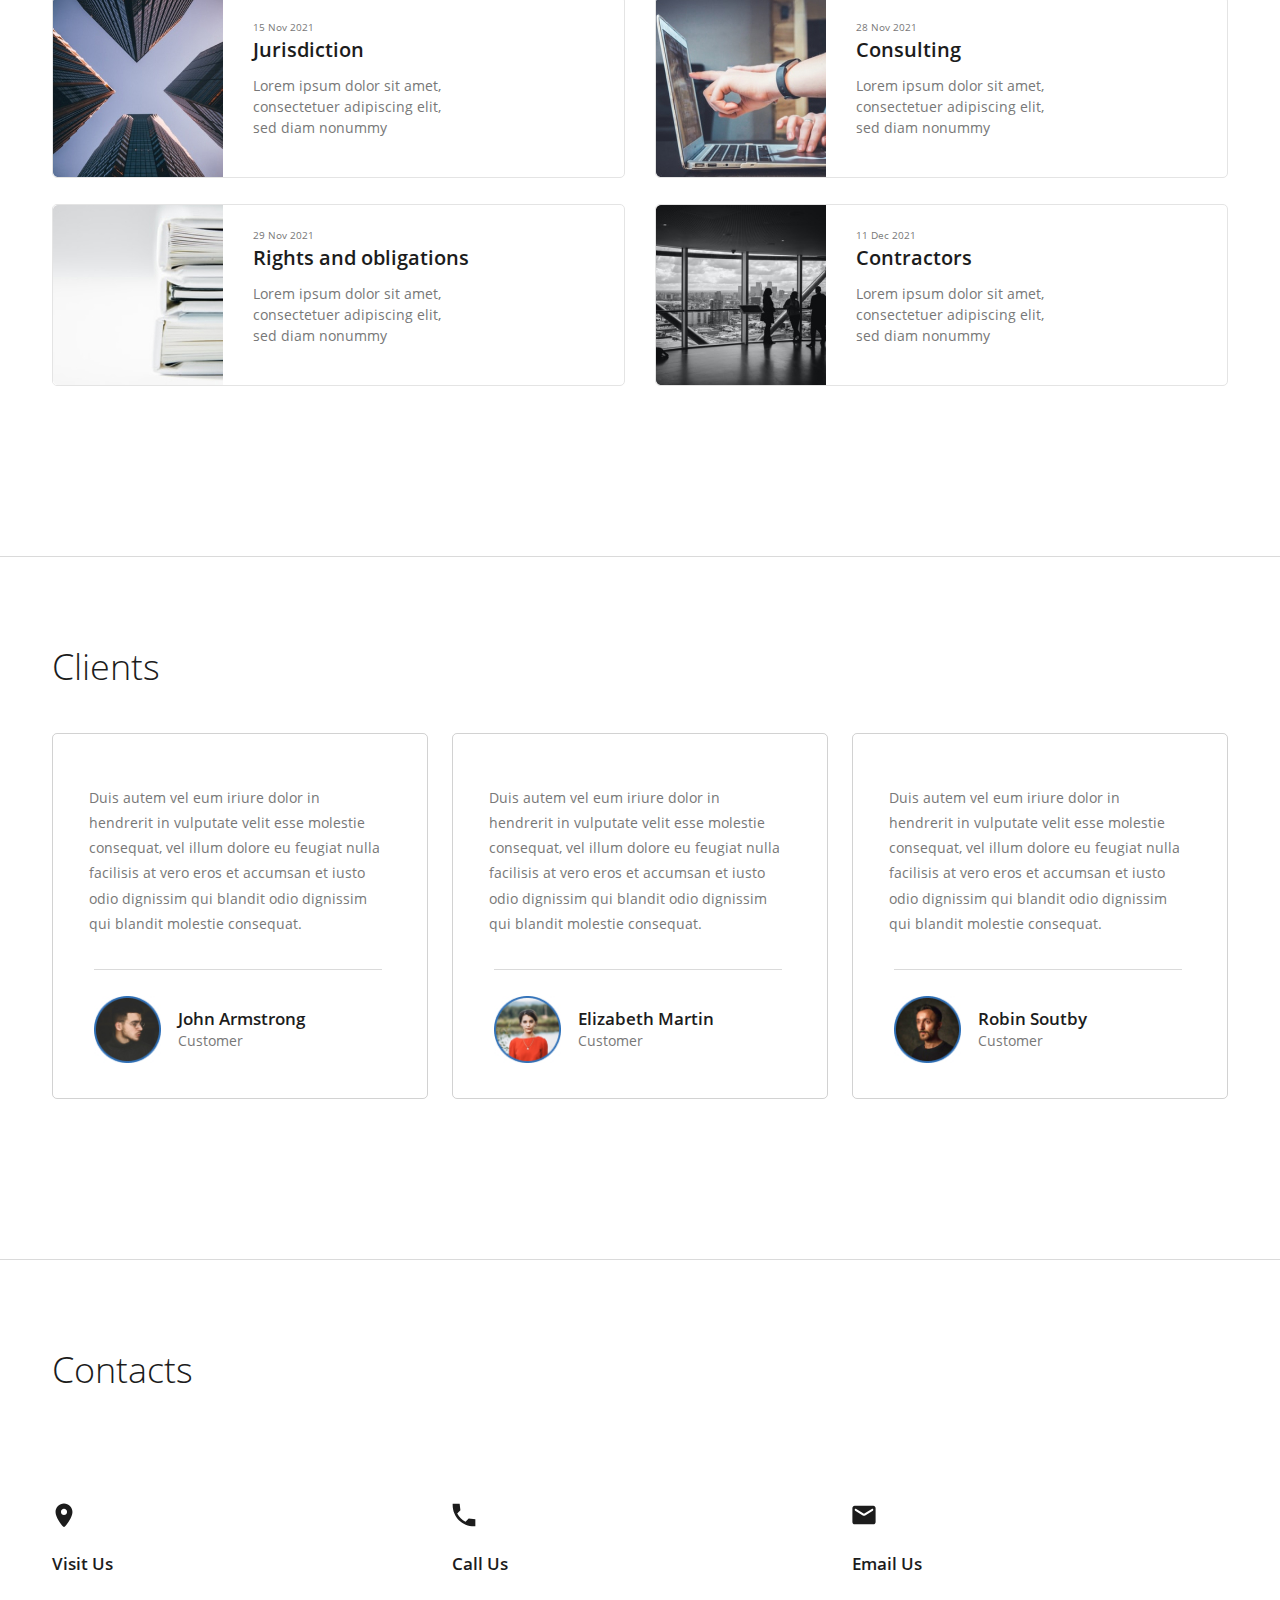
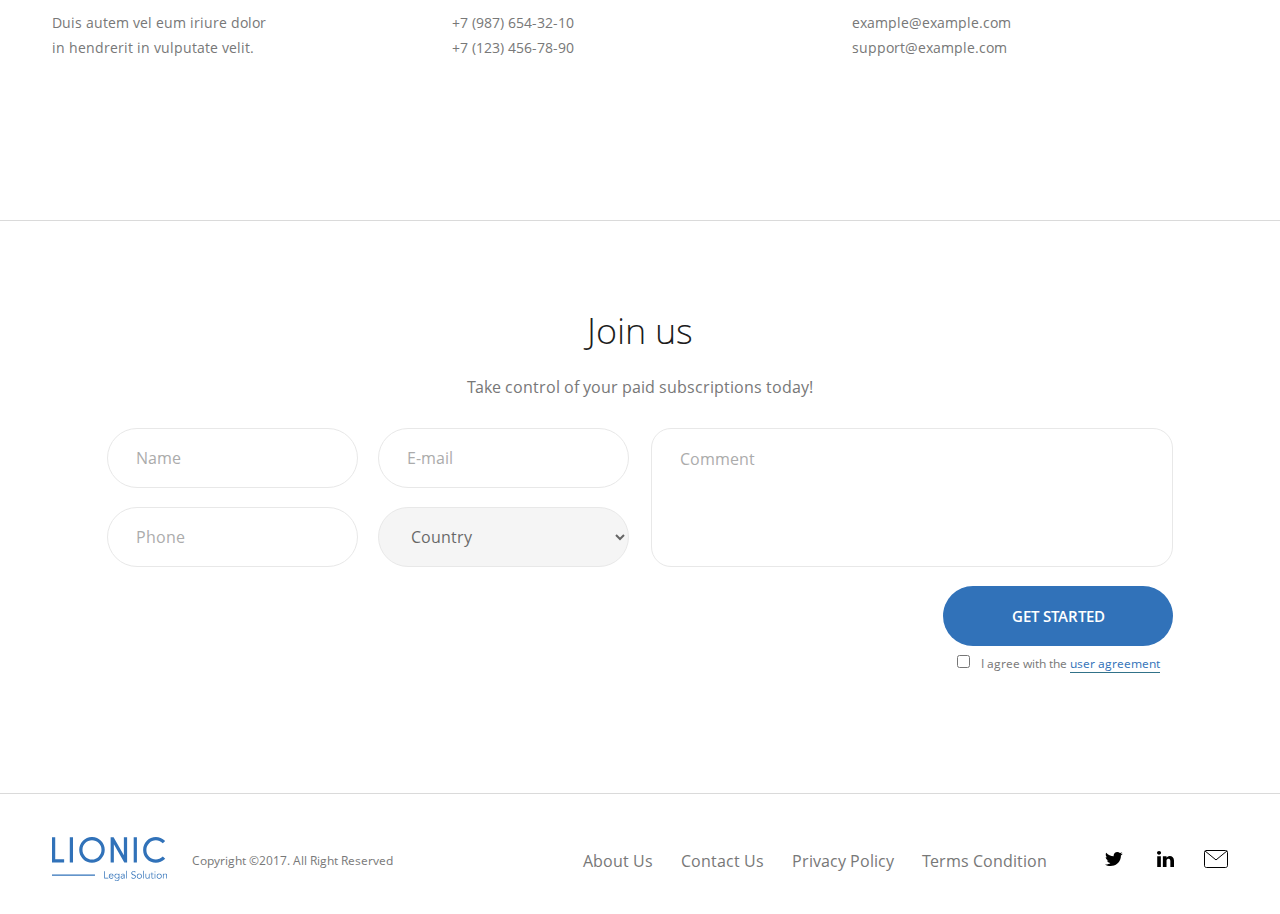
<file: lionic/index.html>
<!DOCTYPE html>
<html lang="en">

<head>
  <meta charset="UTF-8">
  <meta http-equiv="X-UA-Compatible" content="IE=edge">
  <meta name="viewport" content="width=device-width, initial-scale=1.0">
  <link rel="stylesheet" href="css/normalize.css">
  <link rel="stylesheet" href="css/bootstrap-grid.min.css">
  <link rel="stylesheet" href="css/style.css">
  <link rel="stylesheet" href="css/media.css">
  <title>
    Lionic
  </title>
</head>

<body>
  <!--Header Start-->
  <header class="header">
    <div class="container flex header__container">
      <a class="header__logo" href="#">
        <img src="img/lionic-logo.svg" alt="Lionic logo">
      </a>
      <nav class="nav header__nav" title="Главное меню">
        <ul class="nav__list flex">
          <li class="nav__item">
            <a href="#hero" class="nav__link">
              Home
            </a>
          </li>
          <li class="nav__item">
            <a href="#services" class="nav__link">
              Services
            </a>
          </li>
          <li class="nav__item">
            <a href="#articles" class="nav__link">
              Articles
            </a>
          </li>
          <li class="nav__item">
            <a href="#clients" class="nav__link">
              Clients
            </a>
          </li>
          <li class="nav__item">
            <a href="#contacts" class="nav__link">
              Contacts
            </a>
          </li>
          <li class="nav__item">
            <a href="#join-us" class="nav__link">
              Join us
            </a>
          </li>
        </ul>
      </nav>
      <button class="button header__button">
        Free trial
      </button>
      <button class="burger">
        <span class="burger__line"></span>
        <span class="burger__line"></span>
        <span class="burger__line"></span>
      </button>
    </div>
  </header>
  <!--Header End-->
  <!--Main Start-->
  <main class="main">
    <!--Hero Start-->
    <section id="hero" class="hero">
      <div class="container">
        <div class="row">
          <div class="col-6 hero__content flex">
            <h1 class="title hero__title">
              This is&nbsp;simply a&nbsp;smarter way to&nbsp;make your legal online
            </h1>
            <p class="hero__descr">
              Lorem ipsum dolor sit amet, consectetuer adipiscing elit, sed diam nonummy nibh euismod tincidunt ut laoreet dolore.
            </p>
            <div class="hero__button-wrapper">
              <button class="button hero__button">
                Free 30&nbsp;day trial
              </button>
              <span class="hero__button-descr">
                SSL secured connection
              </span>
            </div>
          </div>
        </div>
      </div>
    </section>
    <!--Hero End-->
    <!--Services Start-->
    <section class="services section-offset" id="services">
      <div class="container">
        <h2 class="title different-title">
          Services
        </h2>
        <p class="section-descr services__descr">
          Lionic guides you on making&nbsp;decisions for all aspects of your end-of-life plans.
        </p>
        <ul class="row services__card-row">
          <li class="col-3 services__card-column flex">
            <div class="services__card-item flex">
              <svg class="services__card-icon" width="68" height="66" viewBox="0 0 68 66" fill="none" xmlns="http://www.w3.org/2000/svg">
                <path d="M50.393 0.00398661C40.438 -0.212013 32.146 7.63799 31.9 17.512L31.776 22.483C31.742 23.839 32.833 24.973 34.2 25.003C35.567 25.032 36.713 23.947 36.746 22.591L36.871 17.62C37.049 10.471 43.062 4.77799 50.271 4.93399C57.478 5.09099 63.201 11.038 63.023 18.187C62.844 25.335 56.831 31.029 49.623 30.872L18.5 30.197C8.54499 29.981 0.252987 37.831 0.00698678 47.705C-0.240013 57.579 7.65099 65.78 17.607 65.995C27.562 66.211 35.854 58.362 36.1 48.488L36.223 43.572C36.257 42.215 35.166 41.082 33.799 41.052C32.432 41.022 31.286 42.108 31.252 43.464L31.129 48.38C30.951 55.529 24.938 61.222 17.729 61.066C10.522 60.909 4.79899 54.962 4.97699 47.813C5.15599 40.664 11.169 34.971 18.377 35.127L49.5 35.802C59.456 36.018 67.747 28.169 67.994 18.295C68.24 8.41999 60.349 0.219987 50.394 0.00498661L50.393 0.00398661Z" fill="none"/>
              </svg>              
              <h3 class="services__card-title">
                Your Legacy
              </h3>
              <p class="services__card-descr">
                Lorem ipsum dolor sit amet, consectetuer adipiscing elit, sed diam nonummy
              </p>
            </div>
          </li>
          <li class="col-3 services__card-column flex">
            <div class="services__card-item flex">
              <svg class="services__card-icon" width="86" height="64" viewBox="0 0 86 64" fill="none" xmlns="http://www.w3.org/2000/svg">
                <path d="M79.622 20.272C79.622 22.336 79.316 24.352 78.726 26.27H83.868C85.045 26.27 86 27.227 86 28.406C86 29.586 85.045 30.541 83.868 30.541H77.47C77.268 30.541 77.073 30.513 76.888 30.461C76.0053 31.9743 74.9311 33.3675 73.692 34.606L44.972 63.374C44.7741 63.5725 44.539 63.73 44.2802 63.8375C44.0213 63.9449 43.7438 64.0002 43.4635 64.0002C43.1832 64.0002 42.9057 63.9449 42.6468 63.8375C42.388 63.73 42.1529 63.5725 41.955 63.374L13.233 34.606C12.1963 33.5688 11.2752 32.422 10.486 31.186C10.315 31.23 10.136 31.254 9.95 31.254H2.132C1.85176 31.2537 1.57431 31.1983 1.31551 31.0908C1.0567 30.9833 0.821595 30.8259 0.623621 30.6276C0.425646 30.4292 0.268677 30.1938 0.161676 29.9348C0.0546755 29.6758 -0.000261829 29.3983 9.38171e-07 29.118C9.38171e-07 27.938 0.955001 26.982 2.132 26.982H8.447C5.965 19.861 7.56 11.618 13.233 5.93801C15.1066 4.05015 17.3363 2.55313 19.793 1.5338C22.2497 0.514473 24.8843 -0.00687342 27.544 1.15198e-05C32.95 1.15198e-05 38.034 2.10901 41.856 5.93801L43.463 7.54701L45.07 5.93701C46.9438 4.04921 49.1737 2.55231 51.6306 1.53315C54.0874 0.513987 56.7222 -0.0071368 59.382 1.15198e-05C62.0417 -0.00681806 64.6763 0.514553 67.133 1.53388C69.5896 2.55321 71.8194 4.0502 73.693 5.93801C75.5791 7.8172 77.0741 10.0515 78.0918 12.5117C79.1094 14.972 79.6295 17.6096 79.622 20.272ZM70.678 8.95701C69.1987 7.46697 67.4383 6.28548 65.4989 5.48108C63.5595 4.67667 61.4796 4.26536 59.38 4.27101C57.2807 4.26563 55.2012 4.67706 53.2622 5.48146C51.3231 6.28586 49.563 7.46721 48.084 8.95701L44.969 12.077C44.7713 12.2754 44.5364 12.4329 44.2777 12.5403C44.019 12.6478 43.7416 12.7031 43.4615 12.7031C43.1814 12.7031 42.904 12.6478 42.6453 12.5403C42.3866 12.4329 42.1517 12.2754 41.954 12.077L38.84 8.95701C37.3608 7.46718 35.6005 6.28582 33.6613 5.48142C31.7221 4.67703 29.6424 4.26561 27.543 4.27101C25.4437 4.26546 23.3642 4.67682 21.4251 5.48123C19.486 6.28564 17.7259 7.46708 16.247 8.95701C11.173 14.04 10.232 21.718 13.425 27.763H28.236L33.538 16.479C33.783 15.959 34.277 15.634 34.891 15.663C35.1717 15.6764 35.4421 15.7726 35.6681 15.9396C35.8942 16.1065 36.0657 16.3367 36.161 16.601L44.051 38.487L50.542 20.168C50.6364 19.9007 50.8086 19.6678 51.0365 19.4992C51.2643 19.3306 51.5374 19.2341 51.8206 19.2221C52.1038 19.21 52.3842 19.283 52.6255 19.4316C52.8669 19.5802 53.0583 19.7977 53.175 20.056L56.351 27.051H73.852C76.612 21.125 75.554 13.842 70.677 8.95701H70.678ZM16.248 31.586L43.463 58.844L70.678 31.586C71.2253 31.038 71.7323 30.4512 72.195 29.83H55.736C55.179 29.83 54.373 29.573 54.143 29.064L52.046 24.444L45.404 43.189C45.204 43.755 44.67 44.135 44.069 44.136H44.066C43.466 44.136 42.933 43.76 42.729 43.196L34.653 20.798L30.426 29.794C30.192 30.292 29.99 30.541 29.439 30.541H15.293C15.593 30.901 15.912 31.249 16.248 31.586Z" fill="none"/>
              </svg>
              <h3 class="services__card-title">
                Your Health
              </h3>
              <p class="services__card-descr">
                Lorem ipsum dolor sit amet, consectetuer adipiscing elit, sed diam nonummy
              </p>
            </div>
          </li>
          <li class="col-3 services__card-column flex">
            <div class="services__card-item flex">
              <svg class="services__card-icon" width="64" height="64" viewBox="0 0 64 64" fill="none" xmlns="http://www.w3.org/2000/svg">
                <path d="M63.8101 15.073L53.3321 48.146L53.5791 48.926C53.7393 49.4264 53.7986 49.9537 53.7536 50.4772C53.7086 51.0008 53.5603 51.5102 53.3171 51.976C52.9241 52.732 52.3171 53.329 51.5701 53.704L51.5611 53.737L49.1941 61.207C48.8722 62.2171 48.1632 63.0585 47.2223 63.5469C46.2815 64.0354 45.1853 64.131 44.1741 63.813L32.0001 59.957L19.8261 63.813C18.8148 64.131 17.7187 64.0354 16.7778 63.5469C15.8369 63.0585 15.1279 62.2171 14.8061 61.207L0.188058 15.074C0.0280711 14.5735 -0.0310613 14.0462 0.0140824 13.5227C0.0592262 12.9991 0.20775 12.4897 0.451058 12.024C0.69167 11.5566 1.02267 11.1416 1.42487 10.8031C1.82706 10.4646 2.29245 10.2093 2.79406 10.052L33.9431 0.187C34.9542 -0.131631 36.0504 -0.0363451 36.9915 0.451969C37.9325 0.940283 38.6415 1.78178 38.9631 2.792L39.0401 3.034C39.0491 3.036 39.0581 3.037 39.0661 3.04L61.2061 10.053C61.7073 10.2103 62.1723 10.4654 62.5743 10.8035C62.9763 11.1417 63.3073 11.5561 63.5481 12.023C64.0401 12.973 64.1331 14.055 63.8101 15.073ZM48.4441 54.75L36.4161 58.559L44.9781 61.271C45.3153 61.3777 45.6811 61.3463 45.9951 61.1835C46.3092 61.0208 46.5458 60.7401 46.6531 60.403L48.4441 54.75ZM51.0371 49.732L36.4211 3.598C36.3142 3.26106 36.078 2.98029 35.7644 2.81736C35.4507 2.65442 35.0852 2.62264 34.7481 2.729L3.60006 12.595C3.26006 12.702 2.98306 12.935 2.81906 13.252C2.73787 13.4073 2.68829 13.5771 2.67319 13.7517C2.65808 13.9263 2.67775 14.1021 2.73106 14.269L17.3471 60.402C17.5691 61.103 18.3201 61.492 19.0211 61.271L31.5611 57.299C31.5891 57.289 31.6171 57.279 31.6461 57.272L50.1691 51.405C50.5091 51.298 50.7861 51.065 50.9491 50.748C51.1141 50.432 51.1451 50.071 51.0371 49.731V49.732ZM48.4971 32.885L53.4461 17.265L42.4451 13.781L48.4971 32.885ZM61.1801 13.25C61.0998 13.0945 60.9896 12.9565 60.8557 12.8439C60.7218 12.7313 60.567 12.6464 60.4001 12.594L40.0231 6.14L41.4691 10.701C41.5571 10.711 41.6451 10.729 41.7321 10.757L54.2501 14.722C54.5841 14.8269 54.894 14.9969 55.1619 15.2223C55.4299 15.4477 55.6505 15.7239 55.8111 16.035C55.9734 16.3456 56.0726 16.6852 56.1028 17.0344C56.133 17.3835 56.0937 17.7352 55.9871 18.069L49.8951 37.297L51.9331 43.731L61.2681 14.267C61.3751 13.927 61.3441 13.567 61.1801 13.25ZM30.9401 23.336C31.5152 23.6323 32.0259 24.0398 32.4425 24.5349C32.8591 25.0299 33.1733 25.6027 33.3671 26.22C33.5725 26.8654 33.633 27.5483 33.5443 28.2198C33.4557 28.8913 33.22 29.535 32.8541 30.105L29.6411 35.126C29.3916 35.5142 29.0489 35.8336 28.6441 36.0552C28.2393 36.2767 27.7855 36.3932 27.3241 36.394C26.9701 36.394 26.6161 36.326 26.2841 36.19L20.7651 33.936C20.1378 33.6806 19.5745 33.29 19.1154 32.792C18.6563 32.2941 18.3127 31.701 18.1091 31.055C17.9119 30.4388 17.8389 29.7897 17.8943 29.1451C17.9498 28.5006 18.1326 27.8734 18.4321 27.3C18.7284 26.7249 19.1359 26.2142 19.631 25.7976C20.126 25.3811 20.6988 25.0668 21.3161 24.873C22.3839 24.5378 23.5338 24.5745 24.5781 24.977C25.1998 24.0462 26.1189 23.3539 27.1851 23.013C27.8013 22.8161 28.4504 22.7433 29.0949 22.7987C29.7394 22.8541 30.3665 23.0368 30.9401 23.336ZM30.8251 27.025C30.7361 26.742 30.5919 26.4795 30.4009 26.2526C30.2098 26.0257 29.9757 25.8389 29.7121 25.703C29.4491 25.5656 29.1615 25.4818 28.8659 25.4564C28.5703 25.431 28.2726 25.4645 27.9901 25.555C27.6178 25.6716 27.2823 25.8833 27.0168 26.1692C26.7513 26.455 26.565 26.8051 26.4761 27.185C26.4221 27.4083 26.3114 27.6139 26.1547 27.7819C25.998 27.9499 25.8006 28.0747 25.5816 28.1441C25.3626 28.2135 25.1294 28.2251 24.9045 28.178C24.6797 28.1309 24.4708 28.0265 24.2981 27.875C24.0064 27.6158 23.6523 27.4371 23.2705 27.3565C22.8888 27.2758 22.4926 27.296 22.1211 27.415C21.838 27.5042 21.5755 27.6487 21.3488 27.8401C21.122 28.0315 20.9355 28.266 20.8001 28.53C20.6627 28.793 20.5789 29.0806 20.5535 29.3762C20.5281 29.6718 20.5616 29.9694 20.6521 30.252C20.8271 30.805 21.2371 31.249 21.7751 31.469L27.2931 33.723C27.3114 33.731 27.3322 33.7317 27.3511 33.725C27.3696 33.7194 27.3856 33.7074 27.3961 33.691L30.6091 28.669C30.9231 28.179 31.0021 27.581 30.8261 27.027L30.8251 27.025ZM44.1721 40.932C44.2788 41.2656 44.3183 41.6171 44.2882 41.966C44.2582 42.315 44.1592 42.6545 43.9971 42.965C43.8365 43.2764 43.6158 43.5529 43.3477 43.7785C43.0796 44.004 42.7694 44.1742 42.4351 44.279L21.2401 50.994C20.5659 51.2062 19.835 51.1426 19.2077 50.817C18.5803 50.4914 18.1076 49.9305 17.8931 49.257L8.01306 18.07C7.90624 17.7362 7.8667 17.3846 7.89674 17.0355C7.92678 16.6863 8.0258 16.3466 8.18806 16.036C8.34862 15.7249 8.56923 15.4487 8.83717 15.2233C9.1051 14.9979 9.41503 14.8279 9.74906 14.723L30.9451 8.009C31.6194 7.79619 32.3506 7.85955 32.9782 8.18519C33.6059 8.51083 34.0788 9.07215 34.2931 9.746L44.1721 40.932ZM41.6301 41.737L31.7501 10.551L21.9781 13.645L10.5531 17.264L20.4331 48.45L41.6301 41.737Z" fill="none"/>
              </svg>
              <h3 class="services__card-title">
                Funeral &amp; Memorial
              </h3>
              <p class="services__card-descr">
                Lorem ipsum dolor sit amet, consectetuer adipiscing elit, sed diam nonummy
              </p>
            </div>
          </li>
          <li class="col-3 services__card-column flex">
            <div class="services__card-item flex">
              <svg class="services__card-icon" width="65" height="65" viewBox="0 0 65 65" fill="none" xmlns="http://www.w3.org/2000/svg">
                <path d="M63.131 51.506C64.3269 52.7045 64.9985 54.3285 64.9985 56.0215C64.9985 57.7146 64.3269 59.3385 63.131 60.537L60.54 63.13C59.9482 63.7249 59.2442 64.1965 58.4689 64.5175C57.6935 64.8385 56.8622 65.0025 56.023 65C55.184 65.0024 54.3529 64.8384 53.5777 64.5174C52.8025 64.1964 52.0987 63.7249 51.507 63.13L30.988 42.613L28.126 45.475C28.2028 46.397 28.077 47.3246 27.7574 48.1928C27.4378 49.061 26.9322 49.8488 26.276 50.501L23.55 53.227C22.9583 53.8218 22.2545 54.2934 21.4793 54.6143C20.7042 54.9353 19.873 55.0994 19.034 55.097C18.1952 55.0993 17.3642 54.9352 16.5892 54.6142C15.8142 54.2932 15.1106 53.8217 14.519 53.227L1.86503 40.575C0.66925 39.3767 -0.00231934 37.7529 -0.00231934 36.06C-0.00231934 34.3671 0.66925 32.7434 1.86503 31.545L4.59103 28.819C5.24326 28.1629 6.03107 27.6573 6.89928 27.3377C7.76748 27.0182 8.69507 26.8923 9.61703 26.969L26.97 9.61902C26.8953 8.69769 27.0219 7.77112 27.341 6.90358C27.6601 6.03605 28.1641 5.24832 28.818 4.59502L31.543 1.87002C32.1347 1.27539 32.8383 0.803958 33.6133 0.48298C34.3883 0.162003 35.2192 -0.00214761 36.058 2.1214e-05C37.764 2.1214e-05 39.368 0.664021 40.574 1.87002L53.227 14.522C54.4226 15.7205 55.094 17.3442 55.094 19.037C55.094 20.7298 54.4226 22.3536 53.227 23.552L50.502 26.278C49.8497 26.9342 49.0617 27.4398 48.1933 27.7594C47.3249 28.079 46.3972 28.2048 45.475 28.128L42.613 30.99L63.131 51.506ZM31.164 35.784L35.783 31.165L39.243 27.705L44.398 22.551L44.798 22.951C45.126 23.279 45.556 23.443 45.986 23.443C46.416 23.443 46.846 23.279 47.175 22.951L49.9 20.226C50.0561 20.07 50.1798 19.8848 50.2643 19.681C50.3487 19.4771 50.3922 19.2587 50.3922 19.038C50.3922 18.8174 50.3487 18.5989 50.2643 18.3951C50.1798 18.1912 50.0561 18.006 49.9 17.85L37.246 5.19702C37.0901 5.04084 36.905 4.91699 36.7011 4.83256C36.4972 4.74813 36.2787 4.70479 36.058 4.70502C35.628 4.70502 35.198 4.86902 34.87 5.19702L32.144 7.92202C31.9879 8.07804 31.864 8.26332 31.7794 8.46725C31.6949 8.67118 31.6514 8.88977 31.6514 9.11052C31.6514 9.33128 31.6949 9.54987 31.7794 9.7538C31.864 9.95773 31.9879 10.143 32.144 10.299L32.544 10.699L10.694 32.546L10.294 32.146C10.1381 31.9898 9.95296 31.866 9.74909 31.7816C9.54523 31.6971 9.32669 31.6538 9.10603 31.654C8.67603 31.654 8.24603 31.818 7.91803 32.146L5.19303 34.87C5.03701 35.026 4.91325 35.2112 4.82881 35.4151C4.74437 35.6189 4.70091 35.8374 4.70091 36.058C4.70091 36.2787 4.74437 36.4971 4.82881 36.701C4.91325 36.9048 5.03701 37.09 5.19303 37.246L17.846 49.9C18.174 50.228 18.604 50.392 19.034 50.392C19.464 50.392 19.894 50.228 20.223 49.9L22.948 47.175C23.1042 47.019 23.2281 46.8337 23.3126 46.6298C23.3971 46.4259 23.4407 46.2073 23.4407 45.9865C23.4407 45.7658 23.3971 45.5472 23.3126 45.3433C23.2281 45.1393 23.1042 44.954 22.948 44.798L22.548 44.398L27.703 39.244L31.164 35.784ZM59.804 54.834L39.285 34.317L34.315 39.287L54.835 59.803C55.162 60.131 55.593 60.295 56.023 60.295C56.453 60.295 56.883 60.131 57.211 59.803L59.804 57.21C59.9601 57.054 60.0838 56.8688 60.1683 56.665C60.2527 56.4611 60.2962 56.2427 60.2962 56.022C60.2962 55.8014 60.2527 55.5829 60.1683 55.3791C60.0838 55.1752 59.9601 54.99 59.804 54.834Z" fill="none"/>
              </svg>          
              <h3 class="services__card-title">
                Legal &amp; Financial
              </h3>
              <p class="services__card-descr">
                Lorem ipsum dolor sit amet, consectetuer adipiscing elit, sed diam nonummy
              </p>
            </div>
          </li>
        </ul>
      </div>
    </section>
    <!--Services End-->
    <!--Articles Start-->
    <section class="articles section-offset" id="articles">
      <div class="container">
        <h2 class="title articles__title">
          Articles
        </h2>
        <ul class="articles__list flex">
          <li class="articles__item">
            <article class="blog">
              <a class="blog__link flex" href="#">
                <img class="blog__img" src="img/blog-jurisdiction.jpg" alt="Blog photo jurisdiction">
                <div class="blog__text">
                  <time class="blog__time" datetime="2022-07-31 18:01">
                    15 Nov 2021
                  </time>
                  <h3 class="blog__title">
                    Jurisdiction
                  </h3>
                  <p class="blog__descr">
                    Lorem ipsum dolor sit amet, consectetuer adipiscing elit, sed diam nonummy
                  </p>
                </div>
              </a>
            </article>
          </li>
          <li class="articles__item">
            <article class="blog">
              <a class="blog__link flex" href="#">
                <img class="blog__img" src="img/blog-consulting.jpg" alt="Blog photo consulting">
              <div class="blog__text">
                <time class="blog__time" datetime="2022-07-31 18:01">
                  28 Nov 2021
                </time>
                <h3 class="blog__title">
                  Consulting
                </h3>
                <p class="blog__descr">
                  Lorem ipsum dolor sit amet, consectetuer adipiscing elit, sed diam nonummy
                </p>
              </div>
              </a>
            </article>
          </li>
          <li class="articles__item">
            <article class="blog">
              <a class="blog__link flex" href="#">
                <img class="blog__img" src="img/blog-rights.jpg" alt="Blog photo rights and obligations">
              <div class="blog__text">
                <time class="blog__time" datetime="2022-07-31 18:01">
                  29 Nov 2021
                </time>
                <h3 class="blog__title blog__title-rights">
                  Rights and obligations
                </h3>
                <p class="blog__descr">
                  Lorem ipsum dolor sit amet, consectetuer adipiscing elit, sed diam nonummy
                </p>
              </div>
              </a>
            </article>
          </li>
          <li class="articles__item">
            <article class="blog">
              <a class="blog__link flex" href="#">
                <img class="blog__img" src="img/blog-contractors.jpg" alt="Blog photo contractors">
              <div class="blog__text">
                <time class="blog__time" datetime="2022-07-31 18:01">
                  11 Dec 2021
                </time>
                <h3 class="blog__title">
                  Contractors
                </h3>
                <p class="blog__descr">
                  Lorem ipsum dolor sit amet, consectetuer adipiscing elit, sed diam nonummy
                </p>
              </div>
              </a>
            </article>
          </li>
        </ul>
        <div class="articles-center">
          <button class="button btn-reset articles-more">Показать еще</button>
        </div>
      </div>
    </section>
    <!--Articles End-->
    <!--Clients Start-->
    <section class="clients section-offset" id="clients">
      <div class="container">
        <h2 class="title clients__title">
          Clients
        </h2>
        <ul class="row">
          <li class="col-4 client__item-column">
            <div class="clients__item flex">
              <p class="clients__descr">
                Duis autem vel eum iriure dolor in hendrerit in vulputate velit esse molestie consequat, vel illum dolore eu feugiat nulla facilisis at vero eros et accumsan et iusto odio dignissim qui blandit odio dignissim qui blandit molestie consequat.
              </p>
              <div class="clients__user flex">
                <div class="clients__avatar">
                  <img src="img/client-John-Armstrong.jpg" alt="John Armstrong">
                </div>
                <div class="clients__text">
                  <div class="clients__name">
                    John Armstrong
                  </div>
                  <span class="clients__post">
                    Customer
                  </span>
                </div>
              </div>
            </div>
          </li>
          <li class="col-4 client__item-column">
            <div class="clients__item flex">
              <p class="clients__descr">
                Duis autem vel eum iriure dolor in hendrerit in vulputate velit esse molestie consequat, vel illum dolore eu feugiat nulla facilisis at vero eros et accumsan et iusto odio dignissim qui blandit odio dignissim qui blandit molestie consequat.
              </p>
              <div class="clients__user flex">
                <div class="clients__avatar">
                  <img src="img/client-Elizabeth-Martin.jpg" alt="Elizabeth Martin">
                </div>
                <div class="clients__text">
                  <div class="clients__name">
                    Elizabeth Martin
                  </div>
                  <span class="clients__post">
                    Customer
                  </span>
                </div>
              </div>
            </div>
          </li>
          <li class="col-4 client__item-column">
            <div class="clients__item flex">
              <p class="clients__descr">
                Duis autem vel eum iriure dolor in hendrerit in vulputate velit esse molestie consequat, vel illum dolore eu feugiat nulla facilisis at vero eros et accumsan et iusto odio dignissim qui blandit odio dignissim qui blandit molestie consequat.
              </p>
              <div class="clients__user flex">
                <div class="clients__avatar">
                  <img src="img/client-Robin-Soutby.jpg" alt="Robin Soutby">
                </div>
                <div class="clients__text">
                  <div class="clients__name">
                    Robin Soutby
                  </div>
                  <span class="clients__post">
                    Customer
                  </span>
                </div>
              </div>
            </div>
          </li>
        </ul>
      </div>
    </section>
    <!--Clients End-->
    <!--Contacts Start-->
    <section class="contacts section-offset" id="contacts">
      <div class="container">
        <h2 class="title contacts__title">
          Contacts
        </h2>
        <address class="contacts__address">
          <ul class="row contacts__list">
            <li class="col-4 contacts__item-column">
              <div class="contacts__item flex contacts__item--visit">
                <span class="contacts__caption">
                  Visit Us
                </span>
                <p class="contacts__text">
                  Duis autem vel eum iriure dolor in&nbsp;hendrerit in&nbsp;vulputate velit.
                </p>
              </div>
            </li>
            <li class="col-4 contacts__item-column">
              <div class="contacts__item flex contacts__item--call">
                <span class="contacts__caption">
                  Call Us
                </span>
                <a class="contacts__link" href="tel:+79876543210">
                  +7 (987) 654-32-10
                </a>
                <a class="contacts__link" href="tel:+71234567890">
                  +7 (123) 456-78-90
                </a>
              </div>
            </li>
            <li class="col-4 contacts__item-column">
              <div class="contacts__item flex contacts__item--email">
                <span class="contacts__caption">
                  Email Us
                </span>
                <a class="contacts__link" href="mailto:example@example.com">
                  example@example.com
                </a>
                <a class="contacts__link" href="mailto:support@example.com">
                  support@example.com 
                </a>
              </div>
            </li>
          </ul>
        </address>
      </div>
    </section>
    <!--Contacts End-->
    <!--Join Us Start-->
    <section class="join join-offset" id="join-us">
      <div class="container">
        <h2 class="title different-title">
          Join us
        </h2>
        <p class="section-descr join__descr">
          Take control of&nbsp;your paid subscriptions today!
        </p>
        <form class="form join__form" action="https://jsonplaceholder.typicode.com/posts" method="post">
          <div class="form__top">
            <div class="form__top-left flex">
              <input class="form__input" type="text" name="name" placeholder="Name" required>
              <input class="form__input" type="email" name="email" placeholder="E-mail" required>
              <input class="form__input" type="tel" name="phone" placeholder="Phone" required>
              <select class="form__select" name="country">
                <option disabled selected>Country</option>
                <option value="United Kingdom">United Kingdom</option>
                <option value="United States">United States</option>
                <option value="France">France</option>
                <option value="Germany">Germany</option>
                <option value="Spain">Spain</option>
                <option value="Estonia">Estonia</option>
              </select>
            </div>
            <div class="form__top-right">
              <textarea class="form__top-textarea" name="comment" placeholder="Comment"></textarea>
            </div>
          </div>
          <div class="form__bottom flex">
            <div class="form__bottom-wrapper flex">
              <button class="button join__btn">
                Get started
              </button>
              <label class="join__user-agreement">
                <input class="join__checkbox" type="checkbox" name="user agreement" required>
                I agree with the <a href="#">user agreement</a>
              </label>
            </div>
          </div>
        </form>
      </div>
    </section>
    <!--Join Us End-->
  </main>
  <!--Main End-->
  <!--Footer Start-->
  <footer class="footer">
    <div class="container flex footer__container">
      <div class="footer__left flex">
        <a class="footer__logo" href="#">
          <img src="img/lionic-logo.svg" alt="Lionic logo">
        </a>
        <span class="footer__copyright">
          Copyright ©2017. All Right Reserved
        </span>
      </div>
      <div class="footer__right flex">
        <nav class="nav footer__nav" title="Второстепенное меню">
          <ul class="nav__list flex">
            <li class="nav__item">
              <a class="nav__link" href="#" target="_blank">
                About Us
              </a>  
            </li>
            <li class="nav__item">
              <a class="nav__link" href="#" target="_blank">
                Contact Us
              </a>  
            </li>
            <li class="nav__item">
              <a class="nav__link" href="#" target="_blank">
                Privacy Policy
              </a>  
            </li>
            <li class="nav__item">
              <a class="nav__link" href="#" target="_blank">
                Terms Condition
              </a>  
            </li>
          </ul>
        </nav>
        <ul class="social footer__social flex">
          <li class="social__item">
            <a class="social__link flex" href="#">
              <svg class="social__icon" width="18" height="14" viewBox="0 0 18 14" fill="none" xmlns="http://www.w3.org/2000/svg">
                <path d="M17.719 1.65632C17.0672 1.93749 16.3672 2.12756 15.6312 2.213C16.3824 1.77569 16.9578 1.08271 17.2295 0.257952C16.516 0.66998 15.7351 0.960048 14.9207 1.11556C14.258 0.428779 13.313 0 12.2675 0C10.2607 0 8.63311 1.58169 8.63311 3.53391C8.63311 3.81052 8.66516 4.08038 8.72676 4.33947C5.70575 4.19186 3.02744 2.78497 1.2347 0.647183C0.921659 1.16929 0.742478 1.77633 0.742478 2.42402C0.742478 3.64991 1.38427 4.73153 2.35946 5.36512C1.78217 5.34773 1.21754 5.19623 0.712779 4.9233V4.96795C0.712779 6.68033 1.96554 8.10817 3.6285 8.4329C3.32302 8.51427 3.00243 8.55679 2.67076 8.55679C2.43627 8.55679 2.20876 8.53521 1.98651 8.49457C2.44908 9.89809 3.7915 10.9197 5.38164 10.9486C4.13761 11.8967 2.57008 12.4619 0.867562 12.4619C0.574324 12.4619 0.284511 12.4449 0 12.4115C1.60887 13.4145 3.51914 14 5.57194 14C12.2576 14 15.914 8.61508 15.914 3.94522C15.914 3.79191 15.9105 3.63974 15.9029 3.48812C16.6153 2.98716 17.2303 2.36688 17.719 1.65632Z" fill="none"/>
              </svg>
            </a>
          </li>
          <li class="social__item">
            <a class="social__link flex" href="#">
              <svg class="social__icon" width="17" height="16" viewBox="0 0 17 16" fill="none" xmlns="http://www.w3.org/2000/svg">
                <path d="M3.85973 15.999V5.20386H0.215035V15.999H3.85973ZM2.03785 3.72907C3.30882 3.72907 4.09994 2.90013 4.09994 1.86422C4.07626 0.804959 3.30887 -0.000976562 2.06197 -0.000976562C0.815269 -0.000976562 0 0.804975 0 1.86422C0 2.90018 0.790923 3.72907 2.01406 3.72907H2.03774H2.03785ZM5.87706 15.999H9.52175V9.97048C9.52175 9.64784 9.54543 9.32554 9.64168 9.0949C9.90516 8.45027 10.5049 7.78262 11.5117 7.78262C12.8305 7.78262 13.3582 8.77258 13.3582 10.2238V15.999H17.0026V9.8091C17.0026 6.49325 15.2045 4.95042 12.8065 4.95042C10.8404 4.95042 9.9771 6.03237 9.49751 6.76928H9.52184V5.20363H5.87714C5.92497 6.21659 5.87714 15.9988 5.87714 15.9988L5.87706 15.999Z" fill="none"/>
              </svg>
            </a>
          </li>
          <li class="social__item">
            <a class="social__link-mail flex" href="#">
              <svg class="social__icon-mail" width="24" height="18" viewBox="0 0 24 18" fill="none" xmlns="http://www.w3.org/2000/svg">
                <path d="M2.4 0.5H21.6C22.6747 0.5 23.5 1.31855 23.5 2.25V15.75C23.5 16.6814 22.6747 17.5 21.6 17.5H2.4C1.32525 17.5 0.5 16.6814 0.5 15.75V2.25C0.5 1.31855 1.32525 0.5 2.4 0.5Z" stroke="none" stroke-linecap="round" stroke-linejoin="round"/>
                <path d="M22.8478 1.0625L12 9.93794L1.15222 1.0625" stroke="none" stroke-linecap="round" stroke-linejoin="round"/>
              </svg>
            </a>
          </li>
        </ul>
      </div>
    </div>
  </footer>
  <!--Footer End-->
  <script src="index.js"></script>
</body>

</html>
</file>
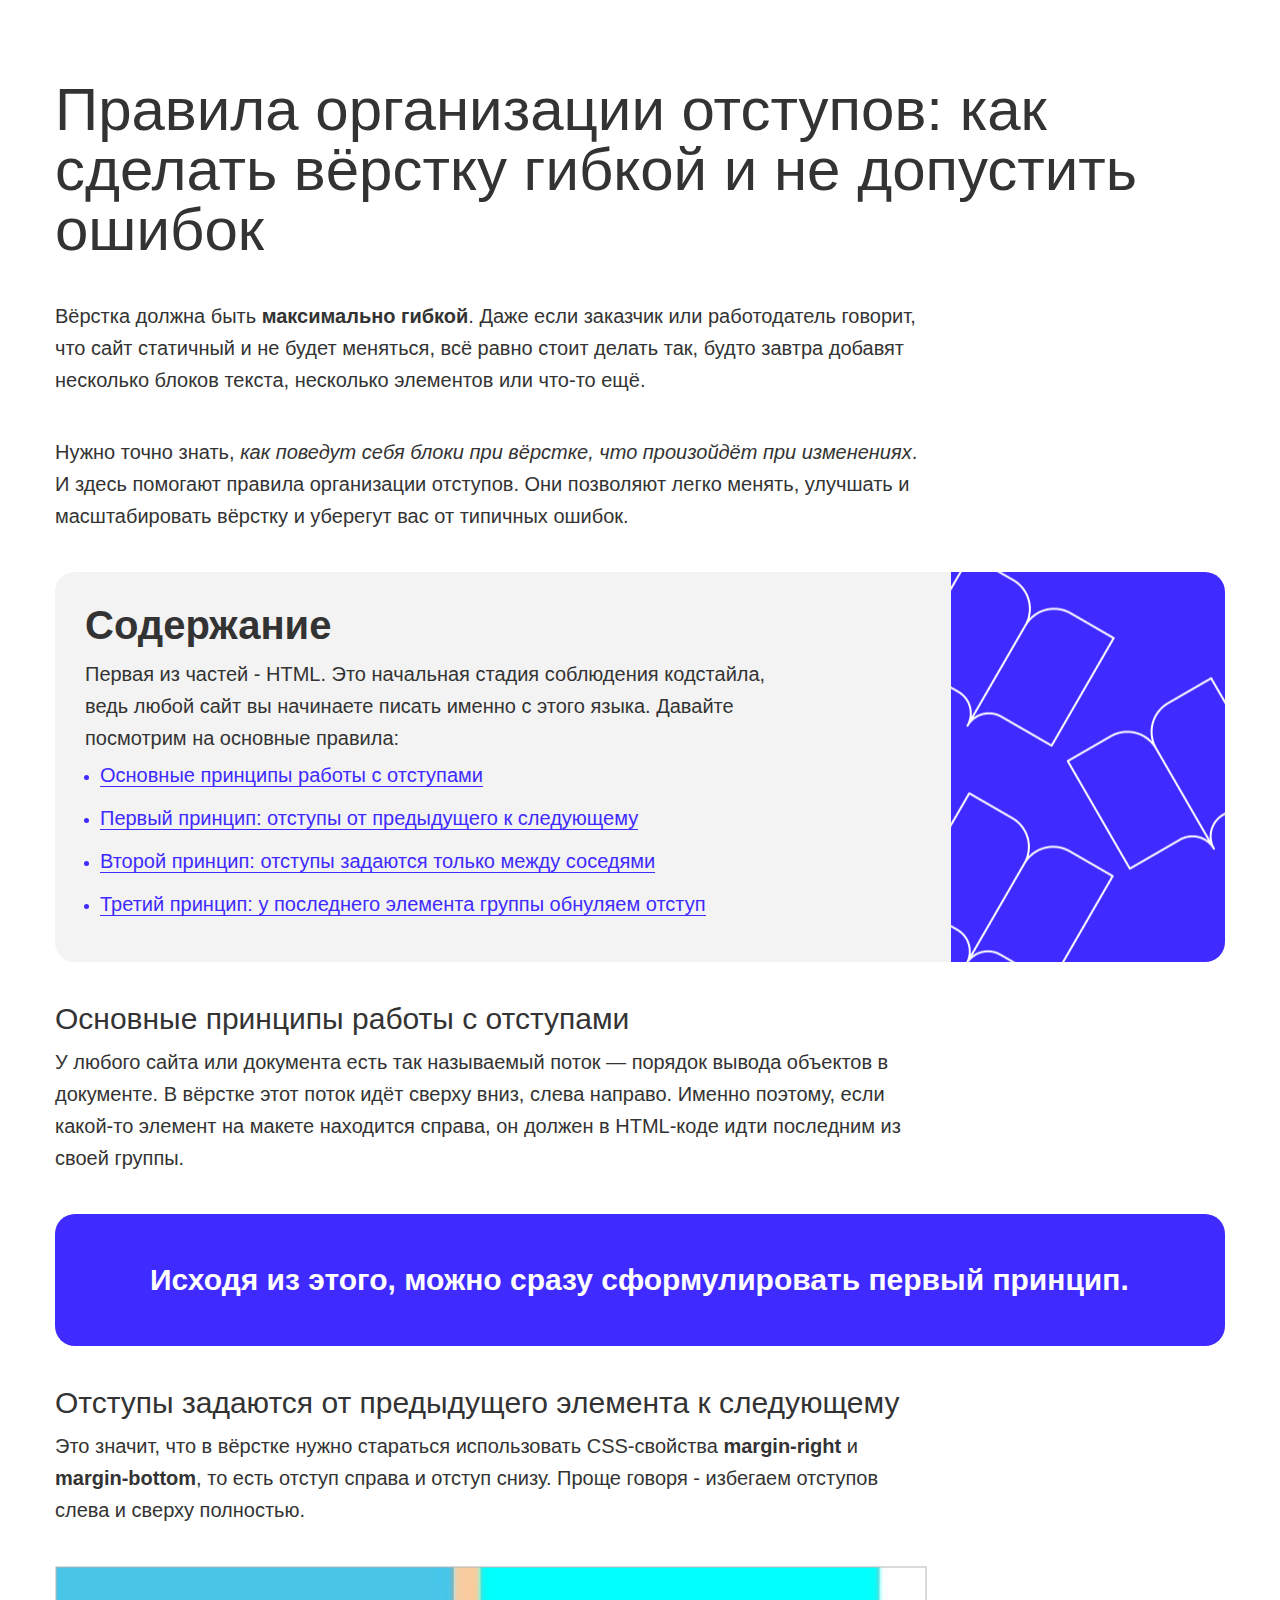
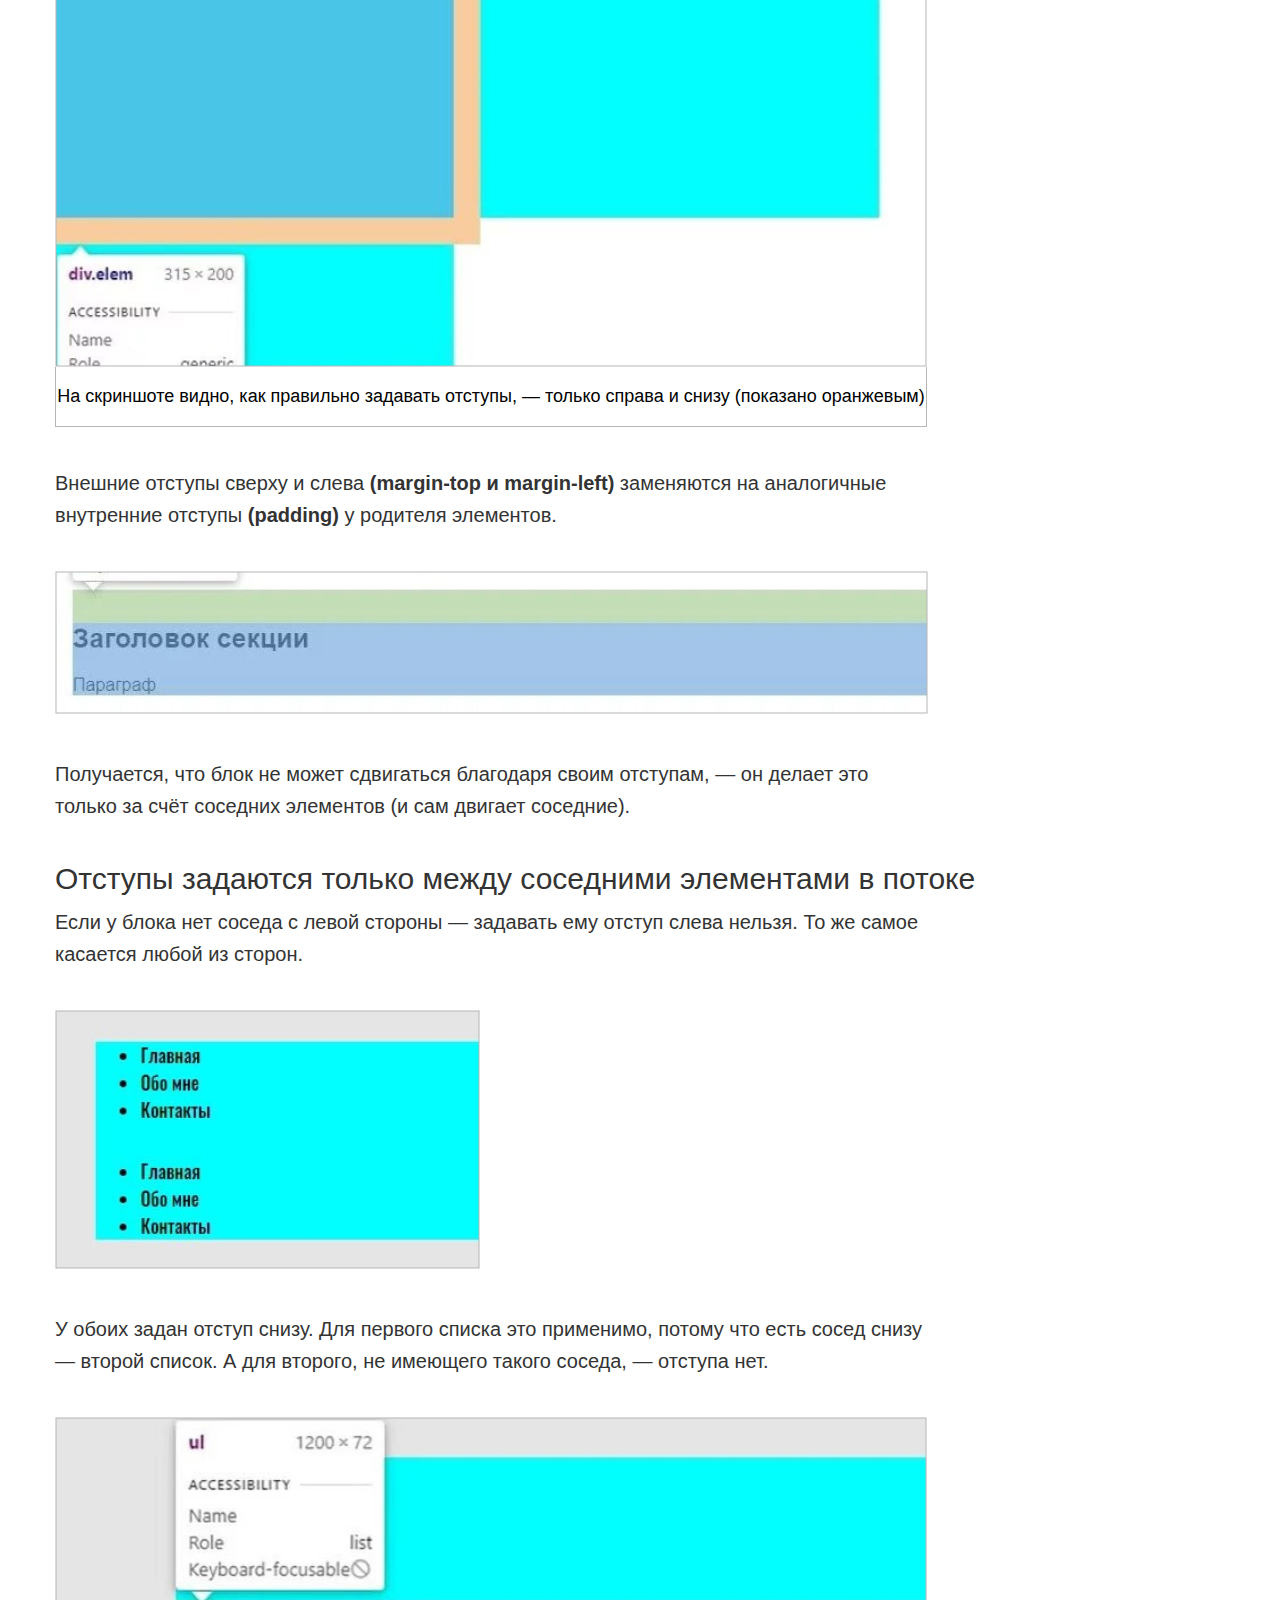
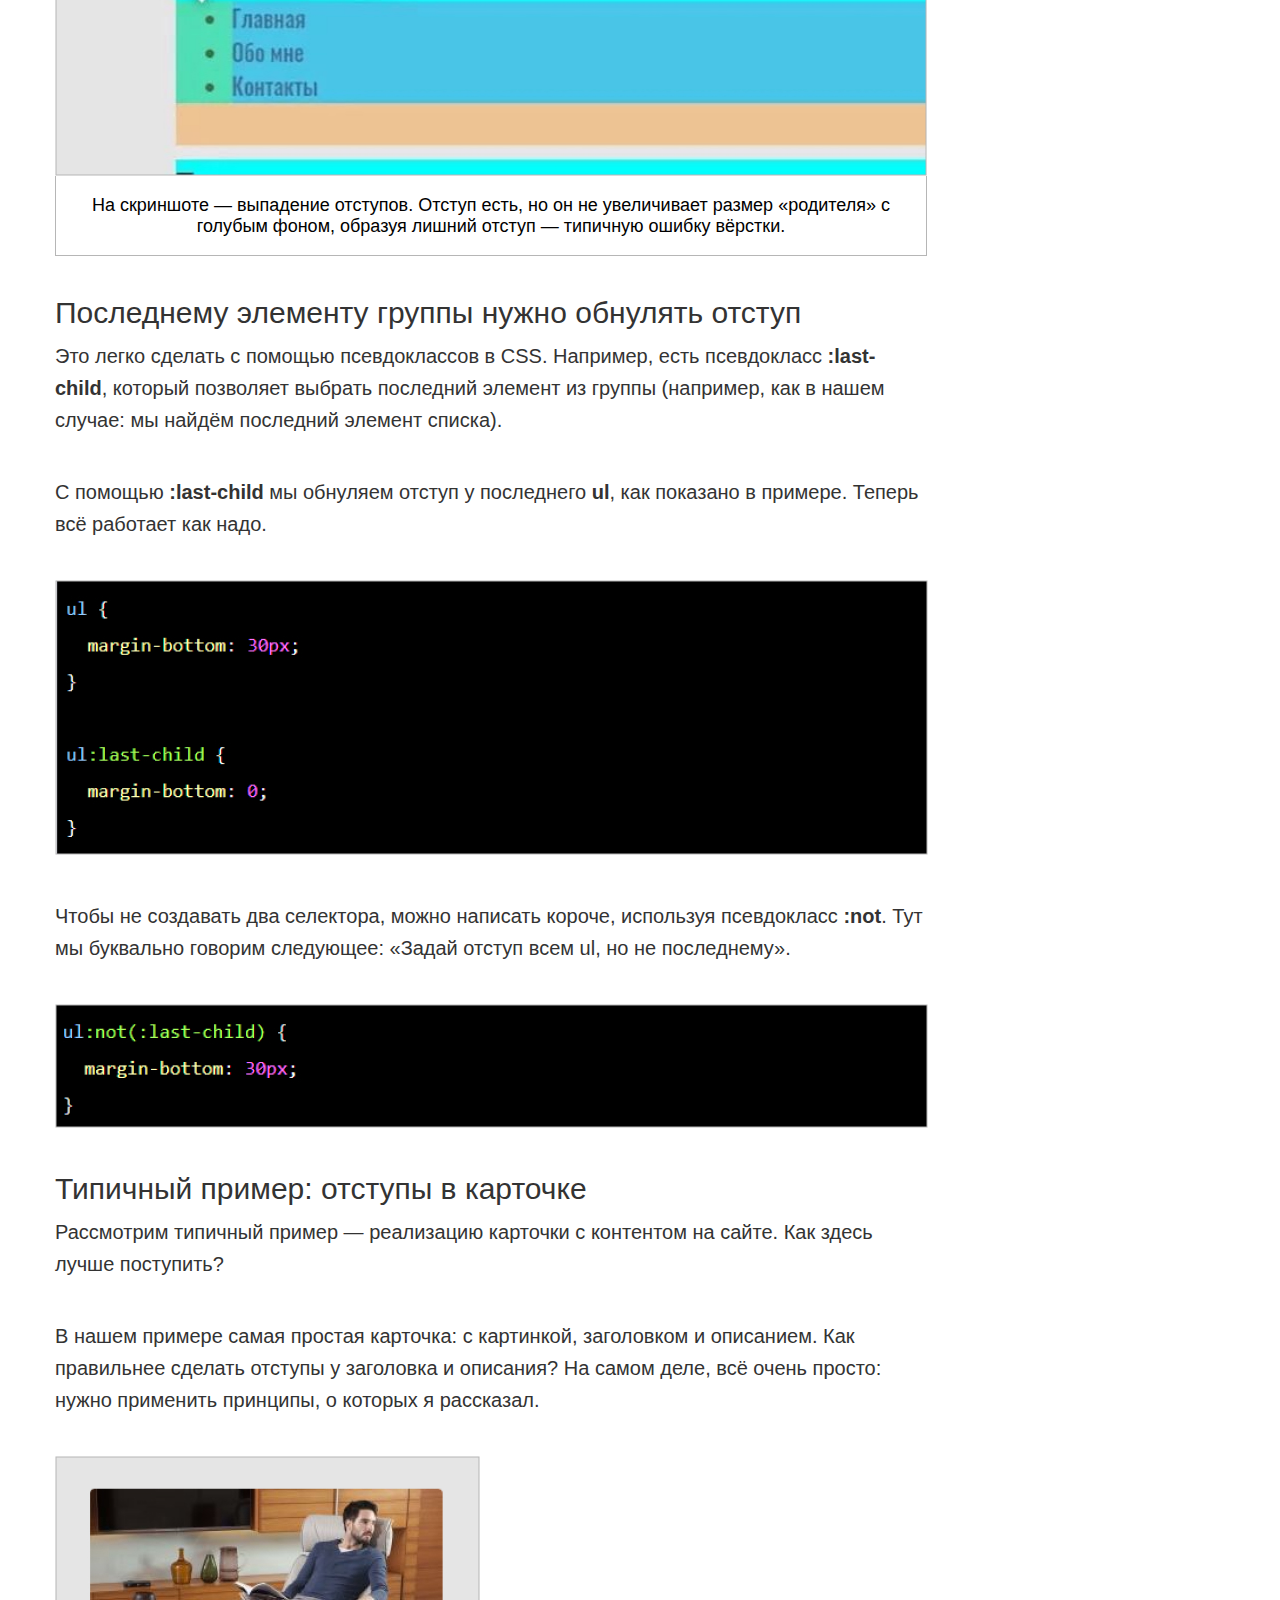
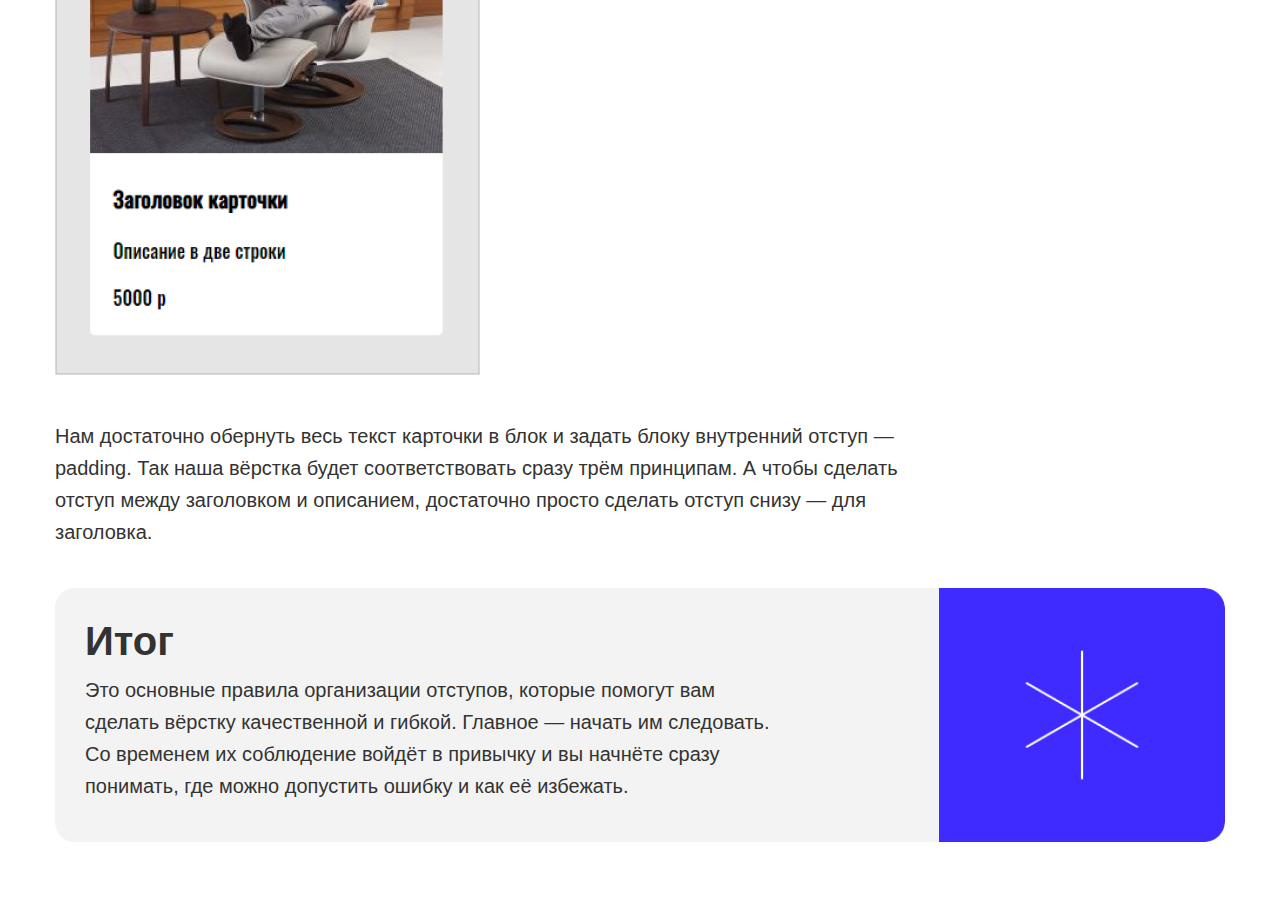
<file: 3/article.html>
<!DOCTYPE html>
<html lang="ru">

<head>
  <meta charset="UTF-8">
  <meta http-equiv="X-UA-Compatible" content="IE=edge">
  <meta name="viewport" content="width=device-width, initial-scale=1.0">
  <link rel="stylesheet" href="css/normalize.css">
  <link rel="stylesheet" href="css/style_article.css">
  <title>
    Правила организации отступов: как сделать вёрстку гибкой и не допустить ошибок
  </title>
</head>

<body>
  <div class="container">
    <h1 class="heading">
      Правила организации отступов: как сделать вёрстку гибкой и не допустить ошибок
    </h1>
    <p>
      Вёрстка должна быть <b>максимально гибкой</b>. Даже если заказчик или работодатель говорит, что сайт статичный и
      не
      будет меняться, всё равно стоит делать так, будто завтра добавят несколько блоков текста, несколько элементов или
      что-то ещё.
    </p>
    <p>
      Нужно точно знать, <i>как поведут себя блоки при вёрстке, что произойдёт при изменениях</i>. И здесь помогают
      правила организации отступов. Они позволяют легко менять, улучшать и масштабировать вёрстку и уберегут вас от
      типичных ошибок.
    </p>
    <div class="gray-block gray-block__image-header">
      <h2>
        Содержание
      </h2>
      <p>
        Первая из частей - HTML. Это начальная стадия соблюдения кодстайла, ведь любой сайт вы начинаете писать именно с
        этого языка. Давайте посмотрим на основные правила:
      </p>
      <ul class="list">
        <li class="item">
          <a class="item__link" href="#basic-principles">
            Основные принципы работы с отступами
          </a>
        </li>
        <li class="item">
          <a class="item__link" href="#first-principle">
            Первый принцип: отступы от предыдущего к следующему
          </a>
        </li>
        <li class="item">
          <a class="item__link" href="#second-principle">
            Второй принцип: отступы задаются только между соседями
          </a>
        </li>
        <li class="item">
          <a class="item__link" href="#third-principle">
            Третий принцип: у последнего элемента группы обнуляем отступ
          </a>
        </li>
      </ul>
    </div>
    <div>
      <h3 id="basic-principles">
        Основные принципы работы с отступами
      </h3>
      <p>
        У любого сайта или документа есть так называемый поток — порядок вывода объектов в документе. В вёрстке этот
        поток
        идёт сверху вниз, слева направо. Именно поэтому, если какой-то элемент на макете находится справа, он должен в
        HTML-коде идти последним из своей группы.
      </p>
      <p class="blue-block">
        Исходя из этого, можно сразу сформулировать первый принцип.
      </p>
    </div>
    <div>
      <h3 id="first-principle">
        Отступы задаются от предыдущего элемента к следующему
      </h3>
      <p>
        Это значит, что в вёрстке нужно стараться использовать CSS-свойства <strong>margin-right</strong> и
        <strong>margin-bottom</strong>, то есть отступ справа и отступ снизу. Проще говоря - избегаем отступов слева и
        сверху полностью.
      </p>
      <figure>
        <img src="img/1.jpg" alt="Скриншот как выглядят правильные отступы">
        <figcaption>
          На скриншоте видно, как правильно задавать отступы, — только справа и снизу (показано оранжевым)
        </figcaption>
      </figure>
      <p>
        Внешние отступы сверху и слева <strong>(margin-top и margin-left)</strong> заменяются на аналогичные внутренние
        отступы <strong>(padding)</strong> у родителя элементов.
      </p>
      <img src="img/2.jpg" alt="Скриншот показывающий как выглядят внутренние отступы">
      <p>
        Получается, что блок не может сдвигаться благодаря своим отступам, — он делает это только за счёт соседних
        элементов (и сам двигает соседние).
      </p>
    </div>
    <div>
      <h3 id="second-principle">
        Отступы задаются только между соседними элементами в потоке
      </h3>
      <p>
        Если у блока нет соседа с левой стороны — задавать ему отступ слева нельзя. То же самое касается любой из
        сторон.
      </p>
      <img src="img/3.jpg" alt="На скриншоте два списка друг под другом">
      <p>
        У обоих задан отступ снизу. Для первого списка это применимо, потому что есть сосед снизу — второй список. А для
        второго, не имеющего такого соседа, — отступа нет.
      </p>
      <figure class="block__figure">
        <img src="img/4.jpg" alt="На скриншоте — выпадение отступов">
        <figcaption>
          На скриншоте — выпадение отступов. Отступ есть, но он не увеличивает размер «родителя» с голубым фоном,
          образуя
          лишний отступ — типичную ошибку вёрстки.
        </figcaption>
      </figure>
    </div>
    <div>
      <h3 id="third-principle">
        Последнему элементу группы нужно обнулять отступ
      </h3>
      <p>
        Это легко сделать с помощью псевдоклассов в CSS. Например, есть псевдокласс <strong>:last-child</strong>,
        который
        позволяет выбрать последний элемент из группы (например, как в нашем случае: мы найдём последний элемент
        списка).
      </p>
      <p>
        С помощью <b>:last-child</b> мы обнуляем отступ у последнего <b>ul</b>, как показано в примере. Теперь всё
        работает как надо.
      </p>
      <img src="img/5.jpg" alt="На скриншоте CSS кода, два селектора для ul">
      <p>
        Чтобы не создавать два селектора, можно написать короче, используя псевдокласс <strong>:not</strong>. Тут мы
        буквально говорим следующее: «Задай отступ всем ul, но не последнему».
      </p>
      <img src="img/6.jpg" alt="На скриншоте пример CSS селектора, ul:not(:last-child)">
    </div>
    <h3>
      Типичный пример: отступы в карточке
    </h3>
    <p>
      Рассмотрим типичный пример — реализацию карточки с контентом на сайте. Как здесь лучше поступить?
    </p>
    <p>
      В нашем примере самая простая карточка: с картинкой, заголовком и описанием. Как правильнее сделать отступы у
      заголовка и описания? На самом деле, всё очень просто: нужно применить принципы, о которых я рассказал.
    </p>
    <img src="img/7.jpg"
      alt="На скриншоте пример оформления карточки, с фотографией мужчины на кресле, заголовком, описанием и ценой">
    <p>
      Нам достаточно обернуть весь текст карточки в блок и задать блоку внутренний отступ — padding. Так наша вёрстка
      будет соответствовать сразу трём принципам. А чтобы сделать отступ между заголовком и описанием, достаточно просто
      сделать отступ снизу — для заголовка.
    </p>
    <div class="gray-block gray-block__image-footer">
      <h2>
        Итог
      </h2>
      <p>
        Это основные правила организации отступов, которые помогут вам сделать вёрстку качественной и гибкой. Главное —
        начать им следовать. Со временем их соблюдение войдёт в привычку и вы начнёте сразу понимать, где можно
        допустить
        ошибку и как её избежать.
      </p>
    </div>
  </div>
</body>

</html>
</file>
<file: lagoona/css/style.css>
@font-face {
  font-family: 'Muller';
  src: url('../fonts/Muller/MullerRegular.woff2');
  src: local('Muller Regular'), local('MullerRegular'),
       url('../fonts/Muller/MullerRegular.woff2') format('woff2'),
       url('../fonts/Muller/MullerRegular.woff') format('woff');
  font-weight: 400;
  font-style: normal;
  font-display: swap;
}

@font-face {
  font-family: 'Muller';
  src: url('../fonts/Muller/MullerMedium.woff2');
  src: local('Muller Bold'), local('MullerMedium'),
       url('../fonts/Muller/MullerMedium.woff2') format('woff2'),
       url('../fonts/Muller/MullerMedium.woff') format('woff');
  font-weight: 500;
  font-style: normal;
  font-display: swap;
}

@font-face {
  font-family: 'Muller';
  src: url('../fonts/Muller/MullerBold.woff2');
  src: local('Muller Bold'), local('MullerBold'),
       url('../fonts/Muller/MullerBold.woff2') format('woff2'),
       url('../fonts/Muller/MullerBold.woff') format('woff');
  font-weight: 700;
  font-style: normal;
  font-display: swap;
}

html {
  box-sizing: border-box;
}

*,
*::before,
*::after {
  box-sizing: inherit;
}

body {
  font-family: 'Muller', Helvetica, sans-serif;
  padding: 40px 0;
  background-color: #F1F1F1;
}

a {
  text-decoration: none;
  color: inherit;
}

::-webkit-scrollbar {
  display: none;
}

/* -------------------------- */

.container {
  max-width: 1210px;
  margin: 0 auto;
  padding: 0 20px;
}

.section-offset {
  margin-top: 70px;
}

.flex {
  display: flex;
}

.list-style-none {
  margin: 0;
  padding: 0;
  list-style: none;
  flex-wrap: wrap;
}

:root {
  --yellow-color-hover-focus: #CC9933;
  --yellow-color-active: #A47312;
  --yellow-color-hover-light: #F0BF5F;
}

/* Header start */

.header__top {
  justify-content: space-between;
  align-items: center;
  margin-bottom: 30px;
}

.header__logo {
  width: 261px;
  height: 54px;
}

.header__logo-link {
  width: 261px;
  height: 54px;
  margin-right: 40px;
  outline: none;
  transition: outline 0.3s ease-in-out;
}

.header__logo-link:focus {
  outline-offset: 3px;
  outline: 1px solid var(--yellow-color-hover-focus);
}

.header__information {
  width: 100%;
  max-width: 909px
}

.header__tel {
  margin-right: auto;
  font-weight: 500;
  font-size: 20px;
  line-height: 20px;
  color: #666666;
  outline: none;
  transition: color 0.3s ease-in-out, outline 0.3s ease-in-out
}

.header__tel:focus {
  color: var(--yellow-color-hover-focus);
  outline-offset: 3px;
  outline: 1px solid var(--yellow-color-hover-focus);
}

.header__tel:hover {
  color: var(--yellow-color-hover-focus);
}

.header__tel:active {
  color: var(--yellow-color-active);
  outline: none;
}

.header__profile-svg {
  display: inline-block;
  margin-right: 5px;
}

.header__profile {
  font-size: 16px;
  line-height: 16px;
  color: var(--yellow-color-hover-focus);
  outline: none;
  transition: color 0.3s ease-in-out, outline 0.3s ease-in-out;
}

.header__profile path {
  transition: fill 0.3s ease-in-out;
}

.header__profile:focus {
  color: var(--yellow-color-hover-focus);
  outline-offset: 3px;
  outline: 1px solid var(--yellow-color-hover-focus);
}

.header__profile:hover,
.header__profile:hover path {
  color: var(--yellow-color-hover-light);
  fill: var(--yellow-color-hover-light);
}

.header__profile:active {
  color: var(--yellow-color-active);
  outline: none;
}

.header__bottom {
  justify-content: space-between;
  align-items: center;
  padding: 14px 45px;
  background-color: #FFFFFF;
  border-radius: 15px;
}

.header-nav {
  width: 100%;
  align-items: center;
  justify-content: space-between;
}

.nav__list {
  max-width: 639px;
  flex-wrap: wrap;
  justify-content: space-between;
}

.nav__link {
  font-size: 16px;
  line-height: 16px;
  color: #666666;
  outline: none;
  transition: color 0.3s ease-in-out, outline 0.3s ease-in-out;
}

.nav__item {
  margin-right: 25px;
}

.nav__link:focus {
  color: var(--yellow-color-hover-focus);
  outline-offset: 3px;
  outline: 1px solid var(--yellow-color-hover-focus);
}

.nav__link:hover {
  color: var(--yellow-color-hover-focus);
}

.nav__link:active {
  color: var(--yellow-color-active);
  outline: none;
}

.button {
  padding: 13px 20px;
  font-size: 16px;
  line-height: 16px;
  border-radius: 10px;
  background-color: #FFFFFF;
  border: 1px solid var(--yellow-color-hover-focus);
  color: var(--yellow-color-hover-focus);
  outline: none;
  cursor: pointer;
  transition: background-color 0.3s ease-in-out, color 0.3s ease-in-out;
}

.header__buttons-wrapper {
  width: 100%;
  max-width: 326px;
  justify-content: space-between;
}

.button:focus {
  background-color: var(--yellow-color-hover-focus);
  color: #FFFFFF;
}

.button:hover {
  background-color: var(--yellow-color-hover-focus);
  color: #FFFFFF;
}

.button:active {
  background-color: var(--yellow-color-active);
  color: #FFFFFF;
  outline: none;
}

/* Header End */
/* Offers Start */

.title {
  margin: 0 0 20px 40px;
  font-weight: 400;
  font-size: 40px;
  line-height: 40px;
  color: #333333;
}

.offers__banners-wrapper {
  flex-direction: column;
}

.offers__banner {
  position: relative;
  max-width: 573px;
  min-height: 258px;
  margin-right: 24px;
  border-radius: 15px;
}

.offers__banner:not(:last-child) {
  margin-bottom: 24px;
}

.offers__banner--maldives {
  background: url('../img/offers-maldives.jpg') no-repeat center center / cover;
}

.offers__banner--crete {
  background: url('../img/offers-crete.jpg') no-repeat center center / cover;
}

.offers__banner-content {
  flex-direction: column;
  width: 100%;
  height: 100%;
  padding: 40px 108px 40px 45px;
  border-radius: 15px;
  background: linear-gradient(90deg, rgba(48, 64, 89, 0.84) -2.9%, rgba(53, 65, 83, 0) 65.7%);
}

.offers__banner-title {
  margin: 0;
  padding-bottom: 15px;
  font-weight: 700;
  font-size: 40px;
  line-height: 40px;
  color: #FFFFFF;
}

.offers__banner-price {
  padding-bottom: 47px;
  font-size: 20px;
  line-height: 20px;
  color: #FFFFFF;
  opacity: 0.8;
}

.offers__banner-link {
  font-size: 16px;
  line-height: 16px;
  color: var(--yellow-color-hover-light);
  outline: none;
  transition: outline 0.3s ease-in-out, color 0.3s ease-in-out;
}

.offers__banner-link-svg {
  display: inline-block;
  margin-left: 7px;
  transition: transform 0.3s ease-in-out;
}

.offers__banner-link::before {
  content: "";
  position: absolute;
  top: 0;
  left: 0;
  width: 100%;
  height: 100%;
}

.offers__banner-link:focus::before {
  outline-offset: 3px;
  outline: 1px solid var(--yellow-color-hover-focus);
}

.offers__banner-link:hover .offers__banner-link-svg {
  transform: translateX(11px);
}

.offers__banner-link:active {
  color: #FFFFFF;
  outline: none;
}

.offers__big-banner {
  position: relative;
  width: 100%;
  max-width: 573px;
  min-height: 540px;
  border-radius: 15px;
  background: url('../img/offers-delux-rooms.jpg') no-repeat left bottom / cover;
}

.offers__big-banner-content {
  flex-direction: column;
  justify-content: flex-end;
  width: 100%;
  height: 100%;
  padding: 0 0 40px 45px;
  border-radius: 15px;
  background: linear-gradient(0deg, rgba(48, 64, 89, 0.84) -2.9%, rgba(53, 65, 83, 0) 65.7%);
}

.offers__big-banner-title {
  max-width: 295px;
  margin: 0;
  padding-bottom: 15px;
  font-weight: 700;
  font-size: 60px;
  line-height: 60px;
  color: #FFFFFF;
}

.offers__big-banner-price {
  padding-bottom: 58px;
  font-size: 30px;
  line-height: 30px;
  color: #FFFFFF;
  opacity: 0.8;
}

.offers__big-banner-link {
  font-size: 16px;
  line-height: 16px;
  color: var(--yellow-color-hover-light);
  outline: none;
  transition: outline 0.3s ease-in-out, color 0.3s ease-in-out;
}

.offers__big-banner-link-svg {
  display: inline-block;
  margin-left: 7px;
  transition: transform 0.3s ease-in-out;
}

.offers__big-banner-link::before {
  content: "";
  position: absolute;
  top: 0;
  left: 0;
  width: 100%;
  height: 100%;
}

.offers__big-banner-link:focus::before {
  outline-offset: 3px;
  outline: 1px solid var(--yellow-color-hover-focus);
}

.offers__big-banner-link:hover .offers__big-banner-link-svg {
  transform: translateX(11px);
}

.offers__big-banner-link:active {
  color: #FFFFFF;
  outline: none;
}

/* Offers End */
/* About Us Start */

.about-us__paragraph {
  margin: 0;
  max-width: 888px;
  font-size: 16px;
  line-height: 200%;
  color: #000000;
}

/* About Us End */
/* Services Start */

.services__card-list {
  flex-wrap: wrap;
}

.services__card-item {
  position: relative;
  max-width: 573px;
  min-height: 330px;
  margin-top: 24px;
  border-radius: 15px;
  background-color: #FFFFFF;
}

.services__card-item:not(:nth-child(2n)) {
  margin-right: 24px;
}

.services__card-item:nth-child(1),
.services__card-item:nth-child(2) {
  margin-top: 0;
}

.services__card-img {
  width: 100%;
  min-height: 165px;
  border-radius: 15px 15px 0 0;
}

.services__card-img--service {
  background: url('../img/services1.jpg') no-repeat center center / cover;
}

.services__card-img--rent {
  background: url('../img/services2.jpg') no-repeat center center / cover;
}

.services__card-img--entertainment {
  background: url('../img/services3.jpg') no-repeat center center / cover;
}

.services__card-img--parking {
  background: url('../img/services4.jpg') no-repeat center center / cover;
}

.services__card-content {
  padding: 26px 126px 35px 45px;
}

.services__link {
  font-weight: 500;
  font-size: 20px;
  line-height: 200%;
  color: var(--yellow-color-hover-focus);
  outline: none;
  transition: color 0.3s ease-in-out, outline 0.3s ease-in-out;
}

.services__link-svg {
  display: inline-block;
  margin: 4px 0 0 5px;
  transition: transform 0.3s ease-in-out;
}

.services__link path {
  transition: stroke 0.3s ease-in-out;
}

.services__link::before {
  content: "";
  position: absolute;
  top: 0;
  left: 0;
  width: 100%;
  height: 100%;
}

.services__link:focus::before {
  outline-offset: 3px;
  outline: 1px solid var(--yellow-color-hover-focus);
}

.services__link:hover,
.services__link:hover path {
  color: var(--yellow-color-hover-light);
  stroke: var(--yellow-color-hover-light);
}

.services__link:hover .services__link-svg {
  transform: translateX(11px);
}

.services__link:active {
  color: var(--yellow-color-active);
  outline: none;
}

.services__paragraph {
  max-width: 402px;
  margin: 0;
  font-size: 16px;
  line-height: 200%;
  color: #000000;
}

/* Services End */
/* Advantages Start */

.advantages__list {
  flex-wrap: wrap;
}

.advantages__item {
  flex-direction: column;
  max-width: 276px;
  margin-top: 22px;
  padding: 40px 42px 32px 45px;
  background-color: #FFFFFF;
  border-radius: 15px;
}

.advantages__item:not(:nth-child(4n)) {
  margin-right: 22px;
}

.advantages__item:nth-child(1),
.advantages__item:nth-child(2),
.advantages__item:nth-child(3),
.advantages__item:nth-child(4) {
  margin-top: 0;
}

.advantages__img {
  width: 67px;
  height: 66px;
  margin-bottom: 10px;
}

.advantages__img--bathtub {
  background: url('../img/bathtub.svg') no-repeat left center / cover;
}

.advantages__img--hanger {
  background: url('../img/hanger.svg') no-repeat left center / cover;
}

.advantages__img--heating {
  background: url('../img/heating.svg') no-repeat left center / cover;
}

.advantages__img--hotel-key {
  background: url('../img/hotel-key.svg') no-repeat left center / cover;
}

.advantages__img--parking {
  background: url('../img/parking.svg') no-repeat left center / cover;
}

.advantages__img--reception {
  background: url('../img/reception.svg') no-repeat left center / cover;
}

.advantages__img--security-box {
  background: url('../img/security-box.svg') no-repeat left center / cover;
}

.advantages__img--swimming-pool {
  background: url('../img/swimming-pool.svg') no-repeat left center / cover;
}

.advantages__paragraph {
  max-width: 189px;
  margin: 0;
  font-size: 16px;
  line-height: 200%;
  color: #000000;
}

/* Advantages End */
/* Hotels Start */

.hotels-card {
  flex-wrap: wrap;
}

.hotels-card__wrapper {
  max-width: 374px;
  min-height: 440px;
  margin-top: 24px;
}

.hotels-card__wrapper:not(:nth-child(3n)) {
  margin-right: 24px;
}

.hotels-card__wrapper:nth-child(1),
.hotels-card__wrapper:nth-child(2),
.hotels-card__wrapper:nth-child(3) {
  margin-top: 0;
}

.hotels-card__wrapper:nth-child(n + 6) {
  display: none;
}

.hotels-card__wrapper.hotels-card__wrapper--visible {
  display: block;
}

.hotels-card__all--hidden {
  display: none;
}

.hotels-card__content {
  padding: 45px;
  border-radius: 0 0 15px 15px;
  background-color: #FFFFFF;
}

.hotels-card__img {
  display: block;
  border-radius: 15px 15px 0 0;
}

.hotels-card__content-top {
  justify-content: space-between;
  margin-bottom: 16px;
}

.hotels-card__text {
  max-width: 284px;
  font-size: 16px;
  line-height: 16px;
  color: #000000;
}

.text-gray {
  color: #999999;
}

.text-bold {
  font-weight: 700;
  font-size: 20px;
  line-height: 20px;
  color: #000000;
}


.hotels-card__text:nth-child(1) {
  margin-bottom: 16px;
}

.hotels-card__text:nth-child(2) {
  margin-bottom: 20px;
}

.hotels-card__content-bottom {
  flex-direction: column;
}

.hotels-card__button {
  max-width: 100px;
}

.hotels-card__all {
  position: relative;
  min-width: 374px;
  min-height: 440px;
  margin-top: 24px;
  background: url('../img/view-all-bg.jpg') center center / cover;
  border-radius: 15px;
}

.hotels-card__gradient {
  align-items: flex-end;
  justify-content: center;
  width: 100%;
  height: 100%;
  background: linear-gradient(0deg, rgba(48, 64, 89, 0.84) -2.9%, rgba(53, 65, 83, 0) 65.7%);
  border-radius: 15px;
}

.hotels-card__all-link {
  align-items: center;
  padding-bottom: 27px;
  font-weight: 500;
  font-size: 20px;
  line-height: 200%;
  color: #FFFFFF;
  outline: none;
  cursor: pointer;
  transition: color 0.3s ease-in-out, outline 0.3s ease-in-out;
}

.hotels-card__all-svg {
  display: inline-block;
  margin: 8px 0 0 5px;
  transition: transform 0.3s ease-in-out;
}

.hotels-card__all-svg path {
  stroke: #FFFFFF;
  transition: stroke 0.3s ease-in-out;
}

.hotels-card__all-link::before {
  content: "";
  position: absolute;
  top: 0;
  left: 0;
  width: 100%;
  height: 100%;
}

.hotels-card__all-link:focus::before {
  outline-offset: 3px;
  outline: 1px solid var(--yellow-color-hover-focus);
}

.hotels-card__all-link:hover,
.hotels-card__all-link:hover path {
  color: var(--yellow-color-hover-light);
  stroke: var(--yellow-color-hover-light);
}

.hotels-card__all-link:hover .hotels-card__all-svg {
  transform: translateX(11px);
}

.hotels-card__all-link:active {
  color: var(--yellow-color-active);
  outline: none;
}

/* Hotels End */
/* Want tour Start */

.tour__title {
  margin-left: 0;
}

.tour__container {
  min-height: 256px;
  background: #E9E9E9;
  border-radius: 15px;
}

.tour__content-wrapper {
  padding: 44px;
}

.tour__form {
  padding: 31px 28px 32px;
  width: 100%;
  background: #FFFFFF;
  border-radius: 15px;
}

.tour__item {
  flex-direction: column;
  margin-right: 41px;
}

.tour__item:nth-child(5),
.tour__item:nth-child(6) {
  margin-right: 0;
}

.tour__item:nth-child(5) {
  margin-right: 51px;
}

.tour__button {
  padding: 13px 30px;
}

.tour__label {
  margin-bottom: 15px;
  font-size: 12px;
  line-height: 12px;
  color: #000000;
}

.tour__select {
  width: 169px;
  border: none;
  cursor: pointer;
}

.tour__select {
  outline: none;
  transition: outline 0.3s ease-in-out;
}

.tour__select:focus {
  outline-offset: 3px;
  outline: 1px solid var(--yellow-color-hover-focus);
}

.tour__input {
  width: 121px;
  border: none;
  cursor: text;
  outline: none;
  transition: outline 0.3s ease-in-out;
}

.tour__input:focus {
  outline-offset: 3px;
  outline: 1px solid var(--yellow-color-hover-focus);
}

.tour__input-offset {
  border-bottom: 1px solid #E9E9E9;
  cursor: text;
}

/* Want tour End */
/* Contacts Start */

.contacts__address {
  padding: 45px;
  font-style: normal;
  background: #FFFFFF;
  background-image: url('../img/contacts.jpg');
  background-repeat: no-repeat;
  background-position: 472px center;
  border-radius: 15px;
}

.contacts__content {
  max-width: 380px;
  min-height: 528px;
}

.contacts__list {
  flex-direction: column;
  margin-bottom: 56px;
}

.contacts__item {
  padding-bottom: 23px;
  border-bottom: 1px solid #E9E9E9;
}

.contacts__item:not(:last-child) {
  margin-bottom: 25px;
}

.contacts__address-header {
  min-width: 98px;
  margin: 0 59px 0 0;
  font-weight: 700;
  font-size: 20px;
  line-height: 20px;
  color: #000000;
}

.contacts__address-value {
  flex-direction: column;
  font-size: 16px;
  line-height: 150%;
  color: #000000;
}

.contacts__address-wrapper {
  flex-direction: column;
}

.contacts__address-link {
  font-size: 16px;
  line-height: 150%;
  color: #666666;
  outline: none;
  transition: color 0.3s ease-in-out, outline 0.3s ease-in-out;
}

.contacts__address-link:focus {
  color: var(--yellow-color-hover-focus);
  outline-offset: 3px;
  outline: 1px solid var(--yellow-color-hover-focus);
}

.contacts__address-link:hover {
  color: var(--yellow-color-hover-focus);
}

.contacts__address-link:active {
  color: var(--yellow-color-active);
  outline: none;
}

.contacts__address-descr {
  color: #999999;
}

.contacts__address-btn {
  padding: 27px 30px;
}

/* Contacts End */
/* Footer Start */

.footer {
  margin-top: 40px;
}

.footer__background {
  width: 100%;
  min-height: 341px;
  padding: 45px;
  background: #333333;
  background-image: url('../img/lagoona-sun.svg');
  background-position: 739px bottom;
  background-repeat: no-repeat;
  border-radius: 15px;
}

.footer__content {
  justify-content: space-between;
}

.footer__information {
  gap: 125px;
}

.footer__left {
  flex-direction: column;
  max-width: 302px;
}

.footer__copyright {
  margin-bottom: 37px;
}

.footer__descr {
  margin-bottom: 40px;
}

.text-white {
  font-size: 16px;
  line-height: 190%;
  color: #FFFFFF;
}

.footer__agreement {
  font-size: 16px;
  line-height: 150%;
  color: var(--yellow-color-hover-focus);
  outline: none;
  transition: color 0.3s ease-in-out, outline 0.3s ease-in-out;
}

.footer__agreement:focus {
  outline-offset: 3px;
  outline: 1px solid var(--yellow-color-hover-focus);
}

.footer__agreement:hover {
  color: var(--yellow-color-hover-light);
}

.footer__agreement:active {
  color: var(--yellow-color-active);
  outline: none;
}

.footer__right {
  flex-direction: column;
  max-width: 359px;
  font-style: normal;
}

.footer__address {
  margin-bottom: 15px;
  font-size: 16px;
  line-height: 190%;
  color: #FFFFFF;
}

.footer__link-wrapper:nth-child(3) {
  margin-bottom: 15px;
}

.footer__address-link {
  font-size: 16px;
  line-height: 150%;
  color: var(--yellow-color-hover-focus);
  outline: none;
  transition: color 0.3s ease-in-out, outline 0.3s ease-in-out;
}

.footer__address-link:focus {
  outline-offset: 3px;
  outline: 1px solid var(--yellow-color-hover-focus);
}

.footer__address-link:hover {
  color: var(--yellow-color-hover-light);
}

.footer__address-link:active {
  color: var(--yellow-color-active);
  outline: none;
}

.footer__social-list {
  flex-direction: column;
  justify-content: space-between;
  max-width: 25px;
  max-height: 115px;
}

.footer__social-item{
  max-width: 25px;
  max-height: 25px;
}

.footer__social-link {
  display: inline-block;
  width: 25px;
  height: 25px;
  outline: none;
  transition: outline 0.3s ease-in-out;
}

.footer__social-link path {
  transition: fill 0.3s ease-in-out;
}

.footer__social-link:focus path {
  fill: var(--yellow-color-hover-focus);
}

.footer__social-link:hover path {
  fill: var(--yellow-color-hover-focus);
}

.footer__social-link:active path{
  fill: var(--yellow-color-active);
}

/* Footer End */
/* Media start */

@media (max-width: 1209px) {
  .services__card-item {
    width: 100%;
    max-width: 671px;
    min-height: 425px;
  }

  .services__card-list {
    justify-content: center;
  }

  .services__card-item:not(:nth-child(2n)) {
    margin-right: 0;
  }

  .services__card-item:nth-child(1),
  .services__card-item:nth-child(2) {
    margin-top: 24px;
  }

  .advantages__list {
    justify-content: center;
  }

  .advantages__item:nth-child(1), .advantages__item:nth-child(2), .advantages__item:nth-child(3), .advantages__item:nth-child(4) {
    margin-top: 22px;
  }

  .advantages__item {
    margin-right: 22px;
  }

  .hotels-card {
    justify-content: center;
  }

  .hotels-card__wrapper:nth-child(1), .hotels-card__wrapper:nth-child(2), .hotels-card__wrapper:nth-child(3) {
    margin-top: 24px;
  }

  .hotels-card__wrapper {
    width: 100%;
    max-width: 543px;
    margin-right: 24px;
  }

  .hotels-card__all {
    width: 100%;
    max-width: 543px;
    margin-right: 24px;
  }

  .hotels-card__img {
    max-width: 543px;
    width: 100%;
  }

  .services__paragraph {
    font-size: 20px;
  }

  .contacts__address {
    background-position: 453px 47px;
    background-size: 501px;
  }

  .tour__list {
    flex-direction: column;
  }

  .tour__label {
    margin-right: 50px;
    font-size: 20px;
  }

  .tour__item {
    width: 100%;
    max-width: 500px;
    margin-right: 0;
    flex-direction: row;
    justify-content: space-between;
    align-items: center;
  }

  .tour__select {
    width: 100%;
    max-width: 220px;
    margin-bottom: 15px;
    font-size: 20px;
  }

  .tour__form {
    padding: 31px 57px 32px;
  }

  .tour__input-offset {
    width: 100%;
    max-width: 220px;
    margin-bottom: 15px;
    border-bottom: 2px solid #c9c9c9;
  }

  .tour__input {
    margin-bottom: 15px;
    margin-left: 3px;
    font-size: 20px;
    width: 100%;
    max-width: 156px;
  }

  .footer__background {
    background-position: 598px bottom;
  }
}

@media (max-width: 1024px) {

  .header__bottom {
    align-items: flex-start;
    padding: 0;
    background-color: transparent;
  }

  .burger__wrapper {
    width: 100%;
    max-width: 1210px;
    height: 72px;
    display: flex;
    align-items: center;
    padding: 14px 45px;
    background-color: #ffffff;
    border-radius: 15px;
  }

  .burger {
    width: 30px;
    height: 23px;
    display: flex;
    flex-direction: column;
    justify-content: space-between;
    margin-left: auto;
    cursor: pointer;
  }

  .burger__line {
    width: 100%;
    height: 3px;
    background-color: #000;
    transition: transform 0.3s ease-in-out;
  }

  .burger--active
  .burger__line:nth-child(2) {
    display: none;
  }

  .burger--active
  .burger__line:first-child {
    align-items: center;
    transform: translate(0, 10px) rotate(45deg);
  }

  .burger--active
  .burger__line:last-child {
    align-items: center;
    transform: translate(0, -10px) rotate(-45deg);
  }

  .header-nav {
    position: absolute;
    top: 0;
    left: 0;
    z-index: 500;
    width: 80%;
    height: 100vh;
    align-items: flex-start;
    justify-content: flex-start;
    flex-direction: column;
    padding: 80px;
    overflow-y: auto;
    background-color: rgb(255, 255, 255);
    box-shadow: 0px 5px 40px rgb(0 0 0 / 10%);
    border-radius: 0 30px 30px 0;
    visibility: hidden;
    transform: translateX(-120%);
    transition: visibility 0.6s ease-in-out, transform 0.6s ease-in-out;
  }

  .header-nav--active {
    visibility: visible;
    transform: translateX(0);
  }

  .nav__list {
    flex-direction: column;
    align-items: flex-start;
  }

  .nav__item {
    margin-right: 0;
    margin-bottom: 20px
  }

  .nav__link {
    font-size: 30px;
  }

  .offers__content {
    flex-direction: column;
    align-items: center;
  }

  .offers__banner {
    position: relative;
    margin-right: 0;
    margin-bottom: 24px;
  }

  .offers__big-banner {
    display: flex;
    align-items: flex-end;
  }

  .stop-scroll {
    overflow: hidden;
  }

  .contacts__address {
    background-size: 365px;
  }

  .footer__background {
    background-position: right bottom;
    background-size: 175px;
  }
}

@media (max-width: 880px) {
  .contacts__address {
    background-image: none;
  }

  .contacts__content {
    max-width: 100%;
  }

  .footer__information {
    gap: 0;
    width: 100%;
    justify-content: space-between;
  }

  .footer__right {
    max-width: 296px;
  }

  .footer__left {
    max-width: 258px;
 }
}

@media (max-width: 680px) {

  .header__top {
    flex-direction: column;
  }

  .header__tel {
    margin-right: 0;
    margin-bottom: 15px;
    margin-top: 15px;
  }

  .header__logo-link {
    margin-right: auto;
  }

  .header__information {
    flex-direction: column;
  }

  .burger__wrapper {
    padding: 14px;
  }

  .header-nav {
    padding: 40px;
  }

  .header__buttons-wrapper {
    flex-direction: column;
  }

  .header__button:first-child {
    margin-bottom: 20px;
  }

  .services__card-content {
    padding: 20px;
  }

  .services__paragraph {
    max-width: 100%;
  }

  .hotels-card__all {
    min-width: auto;
  }

  .tour__label {
    margin-left: 5px;
    margin-bottom: 6px;
  }

  .tour__item {
    flex-direction: column;
    align-items: flex-start;
    margin-bottom: 20px;
  }

  .footer__information {
    flex-direction: column;
  }

  .footer__descr {
    margin-bottom: 10px;
  }

  .footer__agreement-wrapper {
    margin-bottom: 20px;
  }
}

@media(max-width: 450px) {

  .burger__wrapper {
    height: 45px;
  }

  .nav__link {
    font-size: 25px;
  }

  .title {
    margin: 0 0 10px 0;
    font-size: 30px;
  }

  .offers__banner-content {
    padding: 30px;
  }

  .offers__banner-title {
    font-size: 35px;
  }

  .offers__big-banner {
    min-height: 258px;
  }

  .offers__big-banner-content {
    padding: 30px;
  }

  .offers__big-banner-title {
    padding-bottom: 15px;
    font-size: 30px;
    line-height: 31px;
  }

  .offers__big-banner-price {
    padding-bottom: 14px;
    font-size: 20px
  }

  .services__link {
    padding-bottom: 20px;
    line-height: 120%;
  }

  .services__paragraph {
    line-height: 120%;
  }

  .hotels-card__wrapper {
    min-height: 330px;
  }

  .hotels-card__content {
    padding: 10px;
  }

  .advantages__item {
    padding: 20px;
  }

  .hotels-card__all {
    min-height: 330px;
  }

  .hotels-card__all-link {
    font-size: 16px;
  }

  .tour__content-wrapper {
    padding: 0;
  }

  .tour__form {
    padding: 20px;
  }

  .contacts__item {
    flex-direction: column;
  }

  .contacts__address {
    padding: 20px;
  }

  .contacts__address-header {
    margin: 0 59px 20px 0;
  }

  .text-white {
    line-height: 120%;
  }
}

/* Media end */
</file>
<file: lionic/css/style.css>
@font-face {
  font-family: 'OpenSans';
  src: local('OpenSansRegular'), 
       url('../fonts/OpenSans/OpenSansRegular.woff2') format('woff2'),
       url('../fonts/OpenSans/OpenSansRegular.woff') format('woff');
  font-weight: 400;
  font-style: normal;
  font-display: swap;
}

@font-face {
  font-family: 'OpenSans';
  src: local('OpenSansLight'),
       url('../fonts/OpenSans/OpenSansLight.woff2') format('woff2'),
       url('../fonts/OpenSans/OpenSansLight.woff') format('woff');
  font-weight: 300;
  font-style: normal;
  font-display: swap;
}

@font-face {
  font-family: 'OpenSans';
  src: local('OpenSansSemiBold'),
       url('../fonts/OpenSans/OpenSansSemiBold.woff2') format('woff2'),
       url('../fonts/OpenSans/OpenSansSemiBold.woff') format('woff');
  font-weight: 600;
  font-style: normal;
  font-display: swap;
}

html {
  box-sizing: border-box;
}

*,
*::before,
*::after {
  box-sizing: inherit;
}

a {
  color: inherit;
  text-decoration: none;
}

img {
  max-width: 100%;
}

body {
  min-width: 300px;
  padding: 30px 0;
  font-family: 'OpenSans', sans-serif;
  font-weight: 400;
}

ul {
  list-style: none;
  margin: 0;
  padding: 0;
}

button {
  border: 0;
  background-color: transparent;
  cursor: pointer;
}

p,
h1,
h2,
h3,
h4 {
  margin: 0;
}

/* -------------------------------------------------- */

:root {
  --gap: 30px;
}

.container {
  max-width: 1200px;
}

.flex {
  display: flex;
}

.title {
  font-weight: 300;
  font-size: 36px;
  line-height: 130%;
  color: #1C1C1C;
}

.section-descr {
  text-align: center;
  font-size: 16px;
  line-height: 22px;
  color: #787878;
}

.section-offset {
  padding-top: 87px;
  padding-bottom: 160px;
}

.button {
  position: relative;
  outline: none;
  text-transform: uppercase;
  font-weight: 600;
  font-size: 15px;
  line-height: 20px;
  color: #FFFFFF;
  border-radius: 3px;
  background-color: #3172B9;
  transition: background-color 0.3s ease-in-out;
}

.button::after {
  content: "";
  position: absolute;
  top: -3px;
  left: -3px;
  right: -3px;
  bottom: -3px;
  border-radius: inherit;
  border: 1px solid #71A7E2;
  outline: none;
  opacity: 0;
  transition: opacity 0.3s ease-in-out;
}

.button:focus::after {
  opacity: 1;
}

.button:hover {
  background-color: #71A7E2;
}

.button:active {
  background-color: #0E3B6C;
}

.button:active::after {
  opacity: 0;
}

/* Header Start */

.header {
  padding-bottom: 30px;
  border-bottom: 1px solid #C4C4C4;
  background-color: #ffffff;
}

.header__container {
  align-items: center;
}

.header__logo {
  margin-right: auto;
  align-self: flex-end;
  height: 44px;
}

.header__nav {
  margin-right: 52px;
}

.header__nav .nav__item {
  position: relative;
}

.header__nav .nav__item:not(:last-child) {
  margin-right: 52.7px;
}

.header__nav .nav__link {
  font-weight: 600;
  font-size: 15px;
  line-height: 20px;
  color: #1C1C1C;
  transition: color 0.3s ease-in-out;
}

.header__nav .nav__link:focus {
  outline-offset: 3px;
  outline: 1px solid #71A7E2;
}

.header__nav .nav__link:hover {
  color: #71A7E2;
}

.header__nav .nav__link::after {
  content: "";
  position: absolute;
  left: 0;
  bottom: 0;
  width: 100%;
  height: 2px;
  background-color: #3172B9;
  opacity: 0;
  transition: opacity 0.3s ease-in-out;
}

.header__nav .nav__link:active {
  color: #3172B9;
  outline: none;
}

.header__nav .nav__link:active::after {
  opacity: 1;
}

.header__button {
  max-width: 150px;
  padding: 15px 35px;
}

.burger {
  display: none;
}

/* Header End */
/* Hero Start */

.hero {
  padding: 113px 0 134px 0;
  background: url('../img/hero-bg.jpg') no-repeat center center / cover;
}

.hero__content {
  flex-direction: column;
  align-items: flex-start;
}

.hero__title {
  margin-bottom: 26px;
  font-size: 40px;
}

.hero__descr {
  max-width: 452px;
  margin-bottom: 34px;
  font-size: 16px;
  line-height: 155%;
  color: #787878;
}

.hero__button {
  width: 250px;
  padding: 19px 58px;
  margin-bottom: 14px;
}

.hero__button-wrapper {
  display: flex;
  flex-direction: column;
  align-items: center;
}

.hero__button-descr {
  padding-left: 27px;
  background: url('../img/ssl.svg') no-repeat left center / 14px 17px;
  font-size: 11px;
  line-height: 155%;
  text-transform: uppercase;
  color: #787878;
}

/* Hero End */
/* Services Start */

.different-title {
  text-align: center;
  margin-bottom: 21px;
}

.services__descr {
  margin: 0 9px 54px 0;
}

.services__card-column {
  min-width: 260px;
  margin-bottom: 24px;
}

.services__card-item {
  flex-direction: column;
  align-items: center;
  padding: 60px 30px;
  border: 1px solid #E4E4E4;
  border-radius: 5px;
  transition: background-color 0.3s ease-in-out, border-color 0.3s ease-in-out;
}

.services__card-item:hover {
  border-color: #3172B9;
  background-color: #3172B9;
}

.services__card-icon {
  margin: 0 2px 29px 0;
}

.services__card-icon path {
  fill: #3172B9;
  transition: fill 0.3s ease-in-out;
}

.services__card-item:hover .services__card-icon path {
  fill: #FFFFFF;
}

.services__card-title {
  margin: 0 0 15px 2px;
  text-align: center;
  font-weight: 600;
  font-size: 20px;
  line-height: 130%;
  color: #1C1C1C;
  transition: color 0.3s ease-in-out;
}

.services__card-item:hover .services__card-title {
  color: #FFFFFF;
}

.services__card-descr {
  text-align: center;
  font-size: 14px;
  line-height: 150%;
  color: #787878;
  transition: color 0.3s ease-in-out;
}

.services__card-item:hover .services__card-descr {
  color: #FFFFFF;
}

.services {
  border-bottom: 1px solid #DADADA;
}

/* Services End */
/* Articles Start */

.articles__title {
  padding-right: 10px;
  margin-bottom: 40px;
}

.articles__list {
  flex-wrap: wrap;
  margin-bottom: -26px;
  padding-bottom: 10px;
}

.articles__item {
  width: calc((100% - var(--gap)) / 2);
  min-height: 180px;
  margin-bottom: 26px;
}

.articles__item:not(:nth-child(2n)) {
  margin-right: var(--gap);
}

.blog {
  overflow: hidden;
  border: 1px solid #E4E4E4;
  border-radius: 5px;
}

.blog__link {
  position: relative;
  width: 100%;
  transition: background-color 0.3s ease-in-out, border-color 0.3s ease-in-out;
}

.blog__link:focus {
  border-color: #71A7E2;
  background-color: #71A7E2;
}

.blog__link:hover {
  border-color: #3172B9;
  background-color: #3172B9;
}

.blog__link:active {
  border-color: #0E3B6C;
  background-color: #0E3B6C;
}

.blog__text {
  padding: 19px 0px 38px 30px;
}

.blog__img {
  object-fit: cover;
}

.blog__time {
  display: inline-block;
  margin-bottom: 2px;
  font-size: 10px;
  line-height: 150%;
  color: #787878;
  transition: color 0.3s ease-in-out;
}

.blog__link:focus .blog__time,
.blog__link:hover .blog__time,
.blog__link:active .blog__time {
  color: #ffffff;
}

.blog__title {
  margin-bottom: 12.3px;
  font-weight: 600;
  font-size: 20px;
  line-height: 130%;
  color: #1C1C1C;
  transition: color 0.3s ease-in-out;
}

.blog__link:focus .blog__title,
.blog__link:hover .blog__title,
.blog__link:active .blog__title {
  color: #ffffff;
}

.blog__descr {
  max-width: 210px;
  font-size: 14px;
  line-height: 150%;
  color: #787878;
  transition: color 0.3s ease-in-out;
}

.blog__link:focus .blog__descr,
.blog__link:hover .blog__descr,
.blog__link:active .blog__descr {
  color: #ffffff;
}

.articles {
  border-bottom: 1px solid #DADADA;
}

.articles-center {
  display: none;
  text-align: center;
}

.articles-more {
  padding: 10px 20px;
}

/* Articles End */
/* Clients Start */

.clients__title {
  margin-bottom: 42px;
}

.clients__item {
  min-height: 362px;
  flex-direction: column;
  flex-wrap: wrap;
  justify-content: space-between;
  padding: 51px 50px 32px 36px;
  border: 1px solid rgba(107, 107, 107, 0.3);
  border-radius: 5px;
}

.clients__descr {
  font-size: 14px;
  line-height: 180%;
  margin-bottom: 33px;
  color: #787878;
}

.clients__user {
  width: 100%;
  padding-top: 26px;
  margin-left: 5px;
  align-items: center;
  border-top: 1px solid #DADADA;
}

.clients__avatar {
  flex-shrink: 0;
  width: 67px;
  margin-right: 17px;
}

.clients__name {
  font-weight: 600;
  font-size: 17px;
  color: #1C1C1C;
}

.clients__post {
  font-size: 14px;
  line-height: 180%;
  color: #787878;
}

.clients {
  border-bottom: 1px solid #DADADA;
}

/* Clients End */
/* Contacts Start */

.contacts__title {
  margin-bottom: 109px;
}

.contacts__address {
  font-style: normal;
}

.contacts__item {
  flex-direction: column;
  align-items: flex-start;
  padding-top: 46px;
  background-repeat: no-repeat;
  background-position: top left;
  background-size: 25px 25px;
}

.contacts__item:not(:last-child) {
  margin-right: var(--gap);
}

.contacts__item--visit {
  background: url('../img/visit-us.svg') no-repeat top left / 24px 24px;
}

.contacts__item--call {
  background: url('../img/call-us.svg') no-repeat top left / 24px 24px;
}

.contacts__item--email {
  background: url('../img/email-us.svg') no-repeat top left / 24px 24px;
}

.contacts__caption {
  margin-bottom: 30px;
  font-weight: 600;
  font-size: 17px;
  line-height: 180%;
  color: #1C1C1C;
}

.contacts__text {
  max-width: 214px;
}

.contacts__text,
.contacts__link {
  font-size: 14px;
  line-height: 180%;
  color: #787878;
  transition: color 0.3s ease-in-out, outline 0.3s ease-in-out;
}

.contacts__link:focus {
  outline: 1px solid #71A7E2;
}

.contacts__link:hover {
  color: #71A7E2;
}

.contacts__link:active {
  color: #0E3B6C;
  outline: none;
}

.contacts {
  border-bottom: 1px solid #DADADA;
}

/* Contacts End */
/* Join Us Start */

.join-offset {
  padding-top: 87px;
  padding-bottom: 121px;
}

.join__descr {
  margin-bottom: 30px;
}

.join__form {
  padding: 0 55px;
}

.form__top {
  display: flex;
  justify-content: space-between;
}

.form__top-left {
  width: 49%;
  justify-content: space-between;
  flex-wrap: wrap;
}

.form__input {
  width: 251px;
  height: 60px;
  margin-bottom: 19px;
  padding: 15px 28px;
  opacity: 0.6;
  border: 1px solid #DADADA;
  border-radius: 50px;
  transition: background-color 0.3s ease-in-out, border-color 0.3s ease-in-out;
}

.form__input:focus {
  outline: none;
  background-color: rgba(113, 167, 226, 0.2);
  border-color: #71A7E2;
}

.form__input:hover {
  border-color: #71A7E2;
}

.form__input:active {
  border-color: #0E3B6C;
}

.form__select {
  width: 251px;
  height: 60px;
  padding: 15px 28px;
  margin-bottom: 19px;
  opacity: 0.6;
  border: 1px solid #DADADA;
  border-radius: 50px;
  transition: background-color 0.3s ease-in-out, border-color 0.3s ease-in-out;
}

.form__select:focus {
  outline: none;
  background-color: rgba(113, 167, 226, 0.2);
  border-color: #71A7E2;
}

.form__select:hover {
  border-color: #71A7E2;
}

.form__select:active {
  border-color: #0E3B6C;
}

.form__top-right {
  width: 49%;
  min-height: 139px;
  margin-bottom: 19px;
}

.form__top-textarea {
  width: 100%;
  height: 100%;
  padding: 21px 28px;
  resize: none;
  opacity: 0.6;
  border: 1px solid #DADADA;
  border-radius: 20px;
  transition: background-color 0.3s ease-in-out, border-color 0.3s ease-in-out;
}

.form__top-textarea:focus {
  outline: none;
  background-color: rgba(113, 167, 226, 0.2);
  border-color: #71A7E2;
}

.form__top-textarea:hover {
  border-color: #71A7E2;
}

.form__top-textarea:active {
  border-color: #0E3B6C;
}


.form__bottom {
  flex-direction: column;
  align-items: flex-end;
}

.form__bottom-wrapper {
  flex-direction: column;
  align-items: center;
}

.join__btn {
  min-width: 230px;
  margin-bottom: 9px;
  padding: 20px 67px;
  border-radius: 50px;
}

.join__user-agreement {
  font-size: 12px;
  line-height: 16px;
  color: #787878;
}

.join__checkbox{
  margin-right: 8px;
}

.join__user-agreement a {
  color: #3172B9;
  border-bottom: 1px solid #317289;
}

.join {
  border-bottom: 1px solid #DADADA;
}

/* Join Us End */
/* Footer Start */

.footer {
  padding-top: 43px;
}

.footer__container {
  align-items: center;
  justify-content: space-between;
}

.footer__left {
  align-items: center;
}

.footer__logo {
  margin-right: 25px;
}

.footer__copyright {
  font-size: 12px;
  line-height: 16px;
  color: #787878;
}

.footer__nav {
  margin-right: 55px;
}

.footer__nav .nav__item:not(:last-child) {
  margin-right: 28px;
}

.footer__nav .nav__link {
  color: #787878;
}

.social {
  align-items: flex-start;
}

.social__item:not(:last-child) {
  margin-right: 27px;
}

.social__link,
.social__link-mail {
  align-items: center;
  justify-content: center;
  width: 24px;
  height: 14px;
}

.social__icon path {
  fill: #000000;
  transition: fill 0.3s ease-in-out;
}

.social__icon-mail path {
  stroke: #000000;
  transition: stroke 0.3s ease-in-out;
}

.social__link:focus,
.social__link-mail:focus {
  outline-offset: 2px;
  outline: 1px solid #71A7E2;
}

.social__link:hover svg path {
  fill: #71A7E2; 
}

.social__link:active svg path {
  fill: #3172B9;
}

.social__link:active {
  outline: none;
}

.social__link-mail:hover svg path {
  stroke: #71A7E2;
}

.social__link-mail:active svg path {
  stroke: #3172B9;
  outline: none;
}

.social__link-mail:active {
  outline: none;
}


/* Footer End */
</file>
<file: lionic/css/media.css>
@media (max-width: 1024px) {
  .form__input,
  .form__select {
    width: 100%;
  }
}

@media (max-width: 992px) {
  .header__nav {
    position: absolute;
    left: 0;
    top: 0;
    width: 50%;
    min-width: 250px;
    height: 100vh;
    z-index: 1000;
    margin: 0;
    padding: 50px;
    box-shadow: 0 0 5px #888;
    background-color: #fff;
    overflow-y: auto;
    visibility: hidden;
    transform: translateX(-120%);
    transition: visibility 0.3s ease-in-out, transform 0.3s ease-in-out;
  }

  .stop-scroll {
    overflow: hidden;
  }

  .header__nav .nav__list {
    flex-direction: column;
  }

  .header__nav .nav__item:not(:last-child) {
    margin-right: 0;
    margin-bottom: 30px;
  }

  .header__nav .nav__link {
    font-size: 18px;
  }

  .header__nav--active {
    visibility: visible;
    transform: none;
  }

  .header__button {
    margin-right: 7px;
    padding: 12px 35px;
  }

  .burger--active
  .burger__line:nth-child(2) {
    opacity: 0;
  }

  .burger--active
  .burger__line:first-child {
    left: 25%;
    top: 50%;
    transform: rotate(45deg);
    transform-origin: center;
    transition: transform 0.3s ease-in-out, top 0.3s ease-in-out, left 0.3s ease-in-out;
  }

  .burger--active
  .burger__line:last-child {
    bottom: auto;
    left: 25%;
    top: 50%;
    transform: rotate(-45deg);
    transform-origin: center;
    transition: transform 0.3s ease-in-out, top 0.3s ease-in-out, left 0.3s ease-in-out;
  }

  .burger {
    position: relative;
    display: block;
    width: 40px;
    height: 40px;
    border: 1px solid currentColor;
    border-radius: 3px;
    color: #3172B9;
  }

  .burger__line {
    position: absolute;
    left: 50%;
    width: 20px;
    height: 2px;
    border-radius: inherit;
    background-color: currentColor;
    transform: translateX(-50%);
  }

  .burger__line:first-child {
    top: 13px;
  }

  .burger__line:last-child {
    bottom: 13px;
  }

  .burger__line:nth-child(2) {
    top: 50%;
    transform: translateX(-50%) translateY(-50%);
  }

  .hero__content {
    width: 75%;
  }

  .services__card-column {
    margin-bottom: var(--gap);
    width: calc((100% - (var(--gap))) / 2);
  }

  .services__card-column:not(:nth-child(4n)) {
    margin-right: 0;
  }

  .blog {
    height: 100%;
  }

  .blog__text {
    padding: 10px;
  }

  .blog__title-rights {
    margin-bottom: 3px;
  }

  .join__form {
    padding: 0;
  }

  .footer__container {
    flex-direction: column;
  }

  .footer__left {
    margin-bottom: var(--gap);
  }

  .clients__item {
    padding: 20px;
  }
}

@media (max-width: 768px) {
  .blog__link {
    flex-direction: column;
  }

  .blog__text {
    padding: 19px 0px 38px 30px;
  }

  .blog__title-rights {
    margin-bottom: 12.3px;
  }

  .clients__list {
    justify-content: space-between;
  }

  .client__item-column {
    min-width: 278px;
  }

  .clients__item {
    margin-bottom: var(--gap);
  }

  .footer__nav,
  .footer__nav .nav__item:not(:last-child),
  .social__item:not(:last-child) {
    margin-right: 18px;
  }
}

@media (max-width: 576px) {
  :root {
    --gap: 15px;
  }

  body {
    padding: 15px 0;
  }

  .header {
    padding-bottom: 15px;
  }

  .header__container {
    margin-right: 1px;
  }

  .header__logo {
    align-self: flex-start;
    width: 80px;
    height: 30px;
    margin-top: 5px;
    margin-left: 1px;
  }

  .header__button {
    padding: 10px 20px;
  }

  .hero__content {
    width: 100%;
  }

  .hero {
    padding-top: 31px;
    padding-bottom: 0;
    background: none;
  }

  .hero__title {
    margin-bottom: 16px;
  }

  .hero__descr {
    margin-bottom: 14px;
  }

  .hero__button {
    width: 100%;
    padding: 19px 78.6px;
  }

  .section-offset {
    padding: 60px 0;
  }

  .different-title {
    text-align: left;
    margin-bottom: 16px;
  }

  .section-descr {
    text-align: left;
    margin: 0 0 37px 0;
  }

  .services__card-row {
    justify-content: center;
  }

  .services__card-column {
    min-height: 222px;
    margin-bottom: 0;
    padding: 15px 15px;
  }

  .services__card-icon {
    width: 42px;
    height: 42px;
    margin: 0 0px 15px 0;
  }

  .services__card-title {
    margin: 0 0 3px;
    font-size: 16px;
  }

  .services__card-descr {
    font-size: 12px;
  }

  .services__card-list {
    margin-bottom: -20px;
  }

  .articles__title {
    padding: 0;
    margin-bottom: 13px;
  }

  .articles__list {
    margin-bottom: calc(-1 * var(--gap));
  }

  .articles__item {
    width: 100%;
    margin-bottom: var(--gap);
  }

  .articles__item:not(:nth-child(2n)) {
    margin-right: 0;
  }

  .articles__item:nth-child(n + 3) {
    display: none;
  }

  .articles__item.articles__item--visible {
    display: block;
  }

  .blog {
    min-height: 191px;
  }

  .blog__link {
    flex-direction: row;
    height: 100%;
    align-items: center;
  }

  .blog__text {
    padding: 15px;
  }

  .blog__img {
    flex-shrink: 0;
    width: 86px;
    height: 100%;
  }

  .blog__title {
    margin-bottom: 2px;
  }

  .articles-center {
    display: block;
  }

  .articles-center--hidden {
    display: none;
  }

  .clients__title {
    margin-bottom: 15px;
  }

  .clients__list {
    margin-bottom: -13px;
  }

  .client__item-column {
    width: 100%;
    min-height: 345px;
    margin-bottom: 11px;
  }

  .clients__user {
    margin: 0;
  }

  .contacts__list {
    flex-wrap: wrap;
    margin-bottom: -33px;
  }

  .contacts__title {
    margin-bottom: 18px;
  }

  .contacts__item-column {
    width: 100%;
    padding-top: 37px;
    margin-bottom: 33px;
  }

  .contacts__caption {
    margin-bottom: 9px;
  }

  .join-offset {
    padding-top: 61px;
    padding-bottom: 59px;
  }

  .form__top {
    flex-wrap: wrap;
  }

  .form__top-left {
    width: 100%;
  }

  .form__input {
    margin-bottom: var(--gap);
  }

  .form__input,
  .form__select,
  .form__top-textarea {
    padding: 15px 18px;
  }

  .form__top-right {
    width: 100%;
    height: 238px;
    margin-bottom: var(--gap);
  }

  .form__select {
    margin-bottom: var(--gap);
  }

  .form__bottom-wrapper {
    justify-content: center;
    width: 100%;
  }

  .join__btn {
    width: 100%;
    margin-bottom: 15px;
  }

  .footer {
    padding-top: 30px;
  }

  .footer__container {
    flex-direction: column-reverse;
    align-items: flex-start;
  }

  .footer__right {
    width: 100%;
    flex-wrap: wrap;
  }

  .footer__left {
    width: 100%;
    flex-wrap: wrap;
    align-items: flex-start;
    margin-bottom: 0;
  }

  .footer__nav {
    width: 100%;
    margin-right: 0;
    margin-bottom: 17px;
  }

  .footer__nav .nav__list {
    flex-wrap: wrap;
  }

  .footer__nav .nav__item:not(:last-child) {
    margin-right: 30px;
    margin-bottom: var(--gap);
  }

  .social__item:not(:last-child) {
    margin-right: 25px;
  }

  .footer__social {
    margin-bottom: 33px;
  }

  .footer__logo {
    width: 80px;
    height: 30px;
    margin-right: 0;
    margin-bottom: 30px;
  }

  .footer__copyright {
    position: relative;
    display: block;
    width: 100%;
    text-align: center;
    padding-top: 17px;
  }

  .footer__copyright::before {
    content: "";
    position: absolute;
    top: 0;
    left: 0;
    width: 100%;
    height: 1px;
    background-color: #c4c4c4;
  }
}
</file>
<file: 3/css/style_article.css>
html {
  box-sizing: border-box;
}

*,
*::before,
*::after {
  box-sizing: inherit;
}

a {
  color: inherit;
  text-decoration: none;
}

img {
  max-width: 100%;
}

body {
  font-family: 'font', sans-serif;
}

li::marker {
  color: #3f2aff;
}

.container {
  margin: 0 auto;
  padding: 80px 0;
  width: 1170px;
}

p {
  margin-top: 0;
  margin-bottom: 40px;
  width: 872px;
  font-weight: 400;
  font-size: 20px;
  line-height: 32px;
  color: #333;
}

h2,
h3 {
  margin-top: 0;
  margin-bottom: 10px;
}

h2 {
  font-size: 40px;
  line-height: 46px;
  color: #333;
}

h3 {
  font-weight: 400;
  font-size: 30px;
  line-height: 34px;
  color: #333;
}

.heading {
  margin-top: 0;
  margin-bottom: 40px;
  font-weight: 400;
  font-size: 60px;
  line-height: 60px;
  color: #333;
}

.gray-block {
  background-position: right center;
  background-repeat: no-repeat;
  border-radius: 20px;
  padding: 30px;
  background-color: #f3f3f3;
}

.gray-block__image-header {
  background-image: url('../img/decorate-1.png');
}

.gray-block__image-footer {
  background-image: url('../img/decorate-2.png');
  background-size: contain;
}

.gray-block:not(:last-child) {
  margin-bottom: 40px;
}

.gray-block p {
  width: 692px;
  margin-bottom: 10px;
}

.blue-block {
  width: 100%;
  padding: 50px 95px;
  border-radius: 20px;
  font-weight: 700;
  font-size: 30px;
  color: #fff;
  background-color: #3f2aff;
}

.list {
  padding-left: 15px;
  margin-top: 0;
}

.item:not(:last-child) {
  margin-bottom: 20px;
}

.item__link {
  border-bottom: 1px solid #3f2aff;
  font-size: 20px;
  color: #3f2aff;
}

img {
  margin-bottom: 40px;
}

figure img {
  margin-bottom: 0;
}

figure {
  display: inline-block;
  margin: 0 0 40px;
  width: 872px;
  font-size: 0;
}

figure figcaption {
  border: 1px solid #b6b6b6;
  border-top: none;
  padding: 19px 0;
  font-weight: 400;
  text-align: center;
  font-size: 18px;

}
</file>
